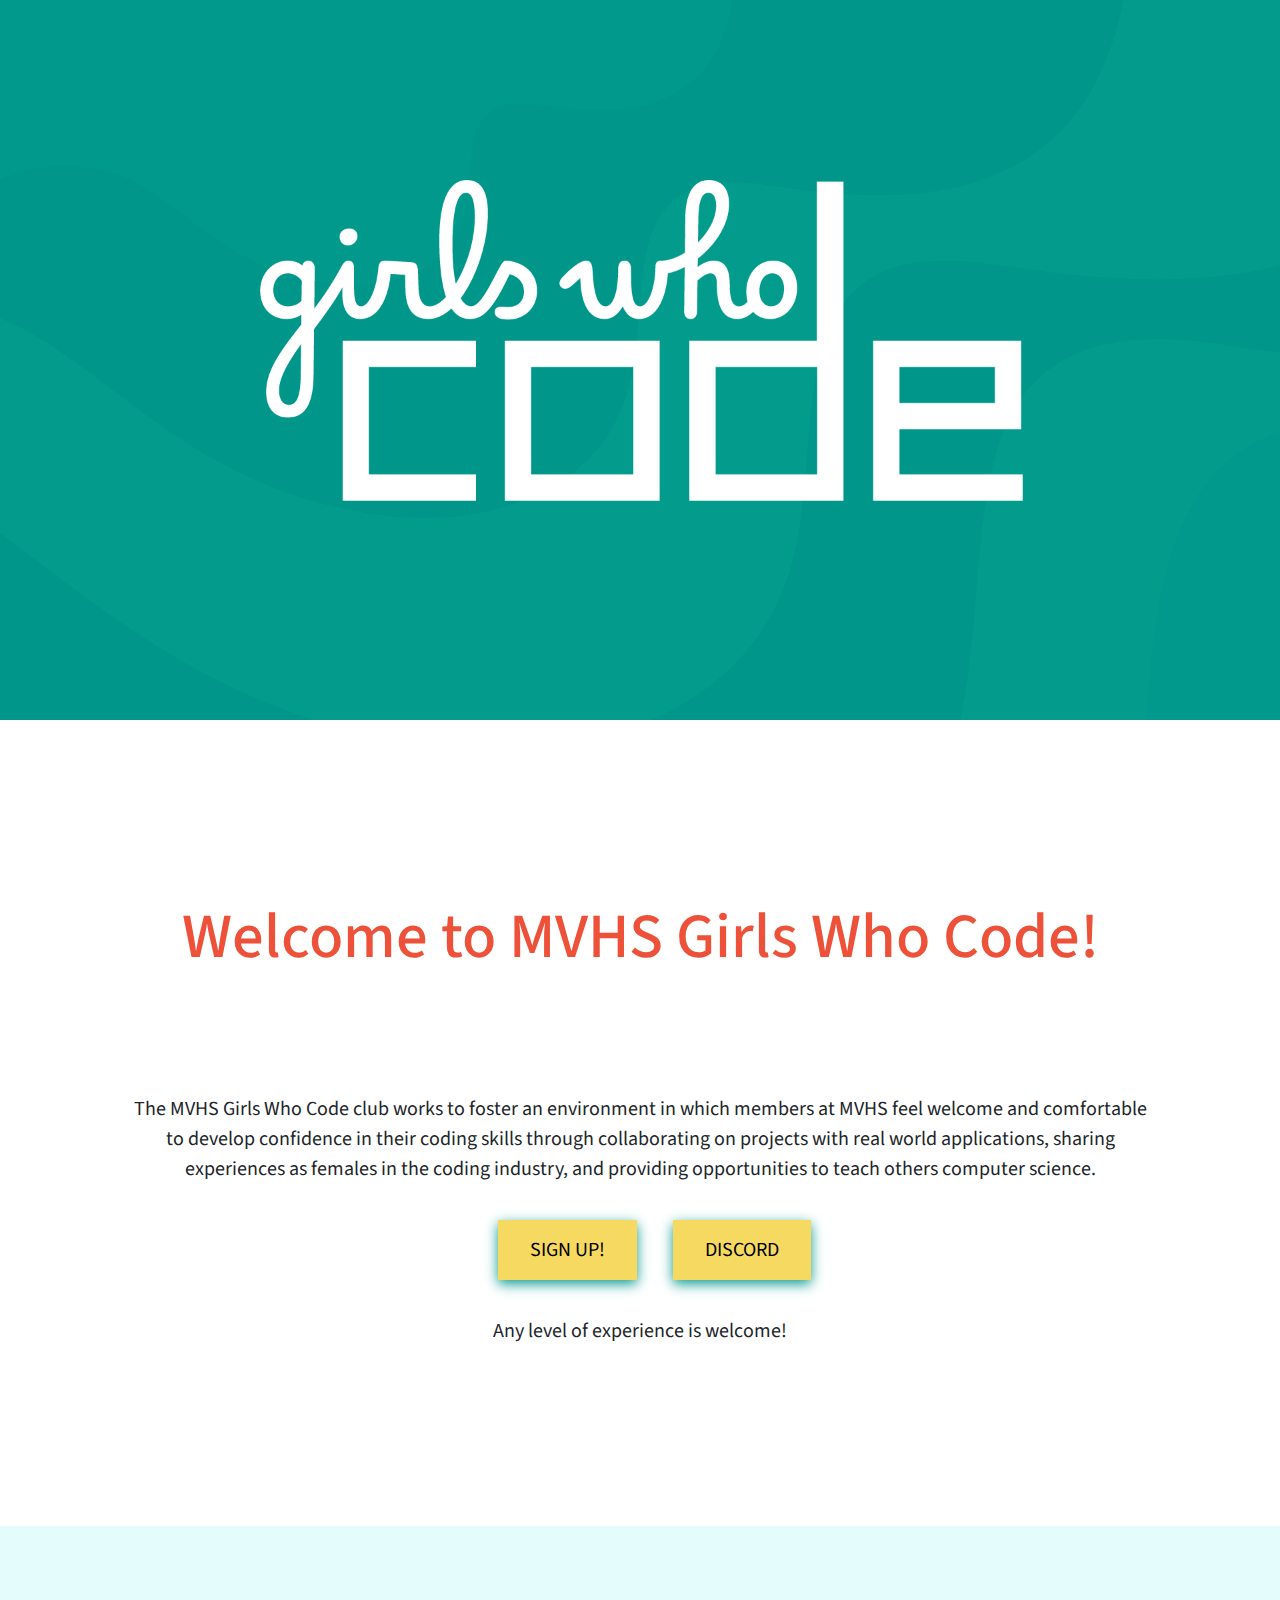
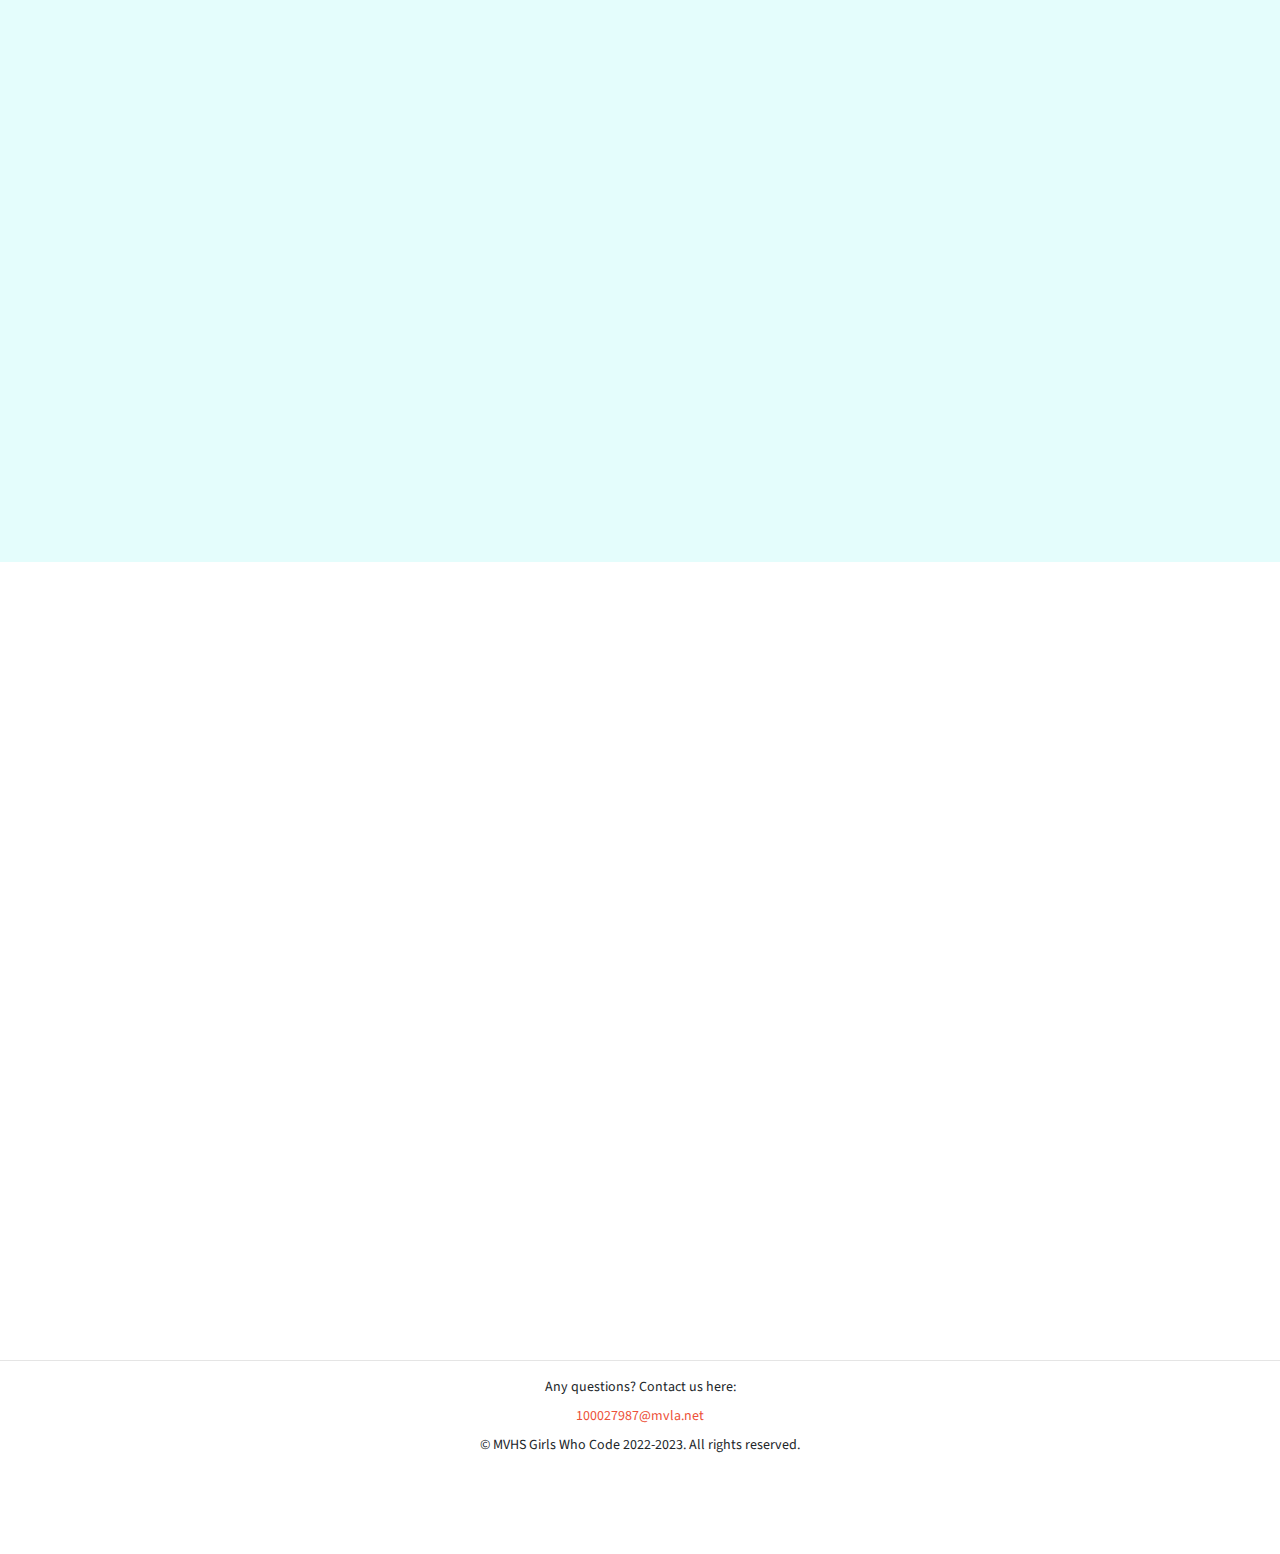
<file: index.html>
<!DOCTYPE html>
<html lang="en">

<head>
    <meta charset="utf-8">
    <meta name="viewport" content="width=device-width, initial-scale=1, shrink-to-fit=no">

    <link rel="stylesheet" href="https://stackpath.bootstrapcdn.com/bootstrap/4.5.2/css/bootstrap.min.css" integrity="sha384-JcKb8q3iqJ61gNV9KGb8thSsNjpSL0n8PARn9HuZOnIxN0hoP+VmmDGMN5t9UJ0Z" crossorigin="anonymous">
    <link rel="stylesheet" type="text/css" href="styles.css" media="screen" />
    <link href="https://fonts.googleapis.com/css2?family=Source+Sans+Pro:wght@200&display=swap" rel="stylesheet">
    <link rel="icon" href="Assets/favicon.png">

    <title>MVHS Girls Who Code</title>
</head>

<body>
    <div class = "row no-gutters home-responsive-nav">
        <nav id = "nav" class="contact-nav nav">
            <ul class="navlinks">
                <li><a href="index" class="nav-link-underline">Home</a></li>
                <li><a href="announcements" class="nav-link-underline">Announcements</a></li>
                <img src="Assets/contactNavLogo.png" class = "contact-nav-logo">
                <li><a href="projects" class="nav-link-underline">Projects</a></li>
                <li><a href="about" class="nav-link-underline">About Us</a></li>
            </ul>
            <div class="burger">
                <div id="line-1"></div>
                <div id="line-2"></div>
                <div id="line-3"></div>
            </div>
            <img src="Assets/contactNavLogo.png" class ="nav-logo-responsive">
        </nav>
        <div class="nav-fixed"></div>
    </div>
    <nav class="home-nav nav hidden">
        <ul>
            <li><a href="index" class="home-nav-link">Home</a></li>
            <li><a href="announcements" class="home-nav-link">Announcements</a></li>
            <img src="Assets/mvhslogo.png">
            <li><a href="projects" class="home-nav-link">Projects</a></li>
            <li><a href="about" class="home-nav-link">About Us</a></li>
        </ul>
    </nav>

    <div class="home-banner">
        <img src="Assets/gwchomebanner.png">
    </div>

    <div class="mission">
        <h1 class="home-heading">Welcome to MVHS Girls Who Code!</h1>
        <hr class="animation-hr not-in-view-hr">
        <p>
            The MVHS Girls Who Code club works to foster an environment in which
            members at MVHS feel welcome and comfortable to develop confidence in
            their coding skills through collaborating on projects with real world
            applications, sharing experiences as females in the coding industry,
            and providing opportunities to teach others computer science.
        </p>
        <br>
        <p>
            <button class="button" onclick="window.location.href='https://forms.gle/rQYDVLWDqoXXJ5Q6A';">SIGN UP!</button>
            <button class="button" onclick="window.location.href='https://discord.gg/JANtD3UpBW';">DISCORD</button>
        </p>
        <br>
        <p>Any level of experience is welcome!</p>
    </div>

    <div class="focus">
        <div class="three-c-table">
            <h1 class="not-in-view-fade" style="font-size: 7vh;"><span style="font-weight: bold; color: #0d9c90;"> C</span>ommunity. </h1>
            <h1 class="not-in-view-fade" style="font-size: 7vh;"><span style="font-weight: bold; color: #0d9c90;"> C</span>ollaboration. </h1>
            <h1 class="not-in-view-fade" style="font-size: 7vh;"><span style="font-weight: bold; color: #0d9c90;"> C</span>onfidence. </h1>
        </div>
        <br><br>
        <h1 style="font-size: 24px;" class="not-in-view-fade">
            The focuses of our club.
        </h1>
    </div>

    <div class="whatwedo not-in-view-fade">
        <div class="row">
            <div class="col-lg-6 col-sm-12" style="text-align:center">
                <h1 class="home-heading">What do we do?</h1>
                <p>
                    We develop web applications to address real-world problems.
                    For those who are new to code, we have a project-based curriculum
                    to help girls kickstart their journey with code.
                </p>
                <br>
                <p style="color: #ed5139;">Our activities include:</p>
                <p>~ Guest Speakers from tech companies</p>
                <p>~ Hackathons</p>
                <p>~ Middle School Outreach</p>
                <br><br>
            </div>
            <div class="col-lg-6 col-sm-12" style="text-align: center;">
                <img src="Assets/clubmeeting.jpg">
                <br>
                <img src="Assets/techcompanies.png">
            </div>
        </div>
    </div>

    <footer class = "background-white">
        <hr>
        <p>Any questions? Contact us here:</p>
        <p><a href="100027987@mvla.net" style="color: #ed5139;">100027987@mvla.net</a></p>
        <p>© MVHS Girls Who Code 2022-2023. All rights reserved.</p>
    </footer>


    <script src="https://code.jquery.com/jquery-3.5.1.slim.min.js" integrity="sha384-DfXdz2htPH0lsSSs5nCTpuj/zy4C+OGpamoFVy38MVBnE+IbbVYUew+OrCXaRkfj" crossorigin="anonymous"></script>
    <script src="https://cdn.jsdelivr.net/npm/popper.js@1.16.1/dist/umd/popper.min.js" integrity="sha384-9/reFTGAW83EW2RDu2S0VKaIzap3H66lZH81PoYlFhbGU+6BZp6G7niu735Sk7lN" crossorigin="anonymous"></script>
    <script src="https://stackpath.bootstrapcdn.com/bootstrap/4.5.2/js/bootstrap.min.js" integrity="sha384-B4gt1jrGC7Jh4AgTPSdUtOBvfO8shuf57BaghqFfPlYxofvL8/KUEfYiJOMMV+rV" crossorigin="anonymous"></script>
    <script src="index.js"></script>
</body>

</html>
</file>
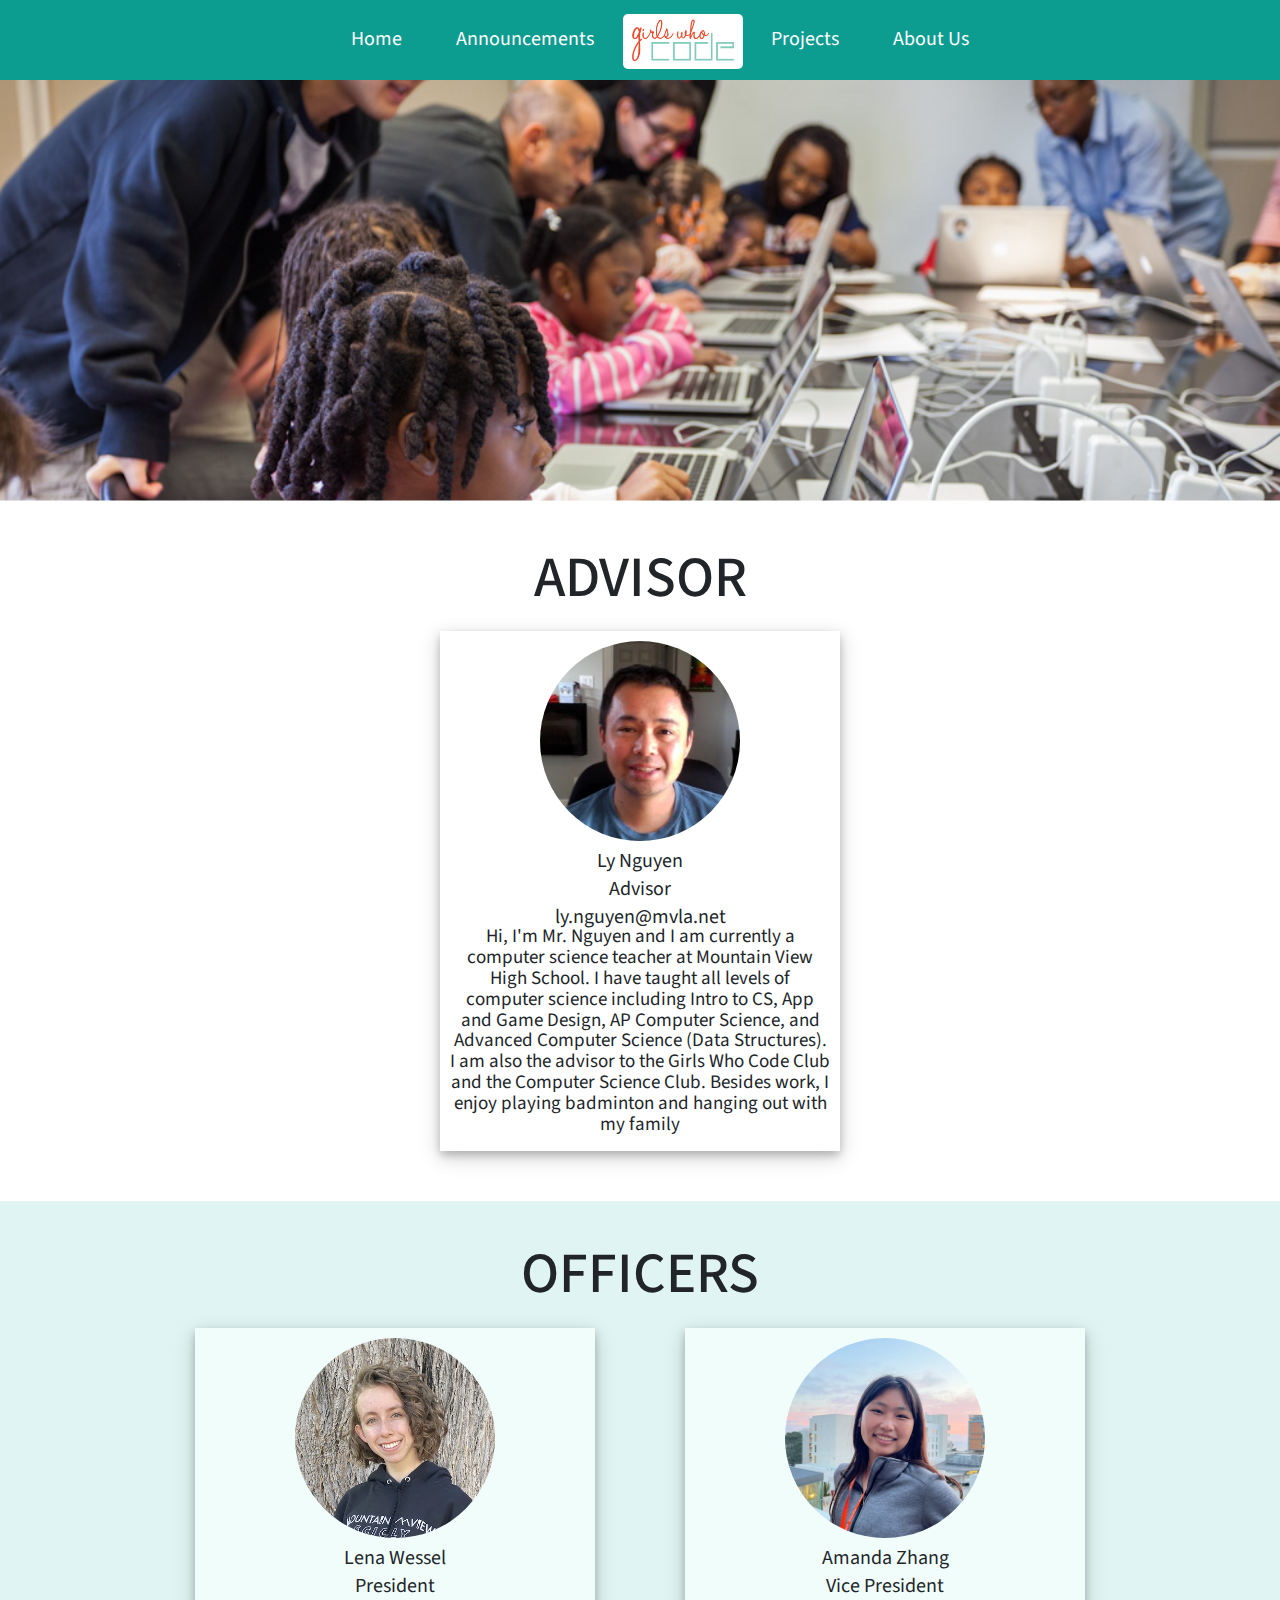
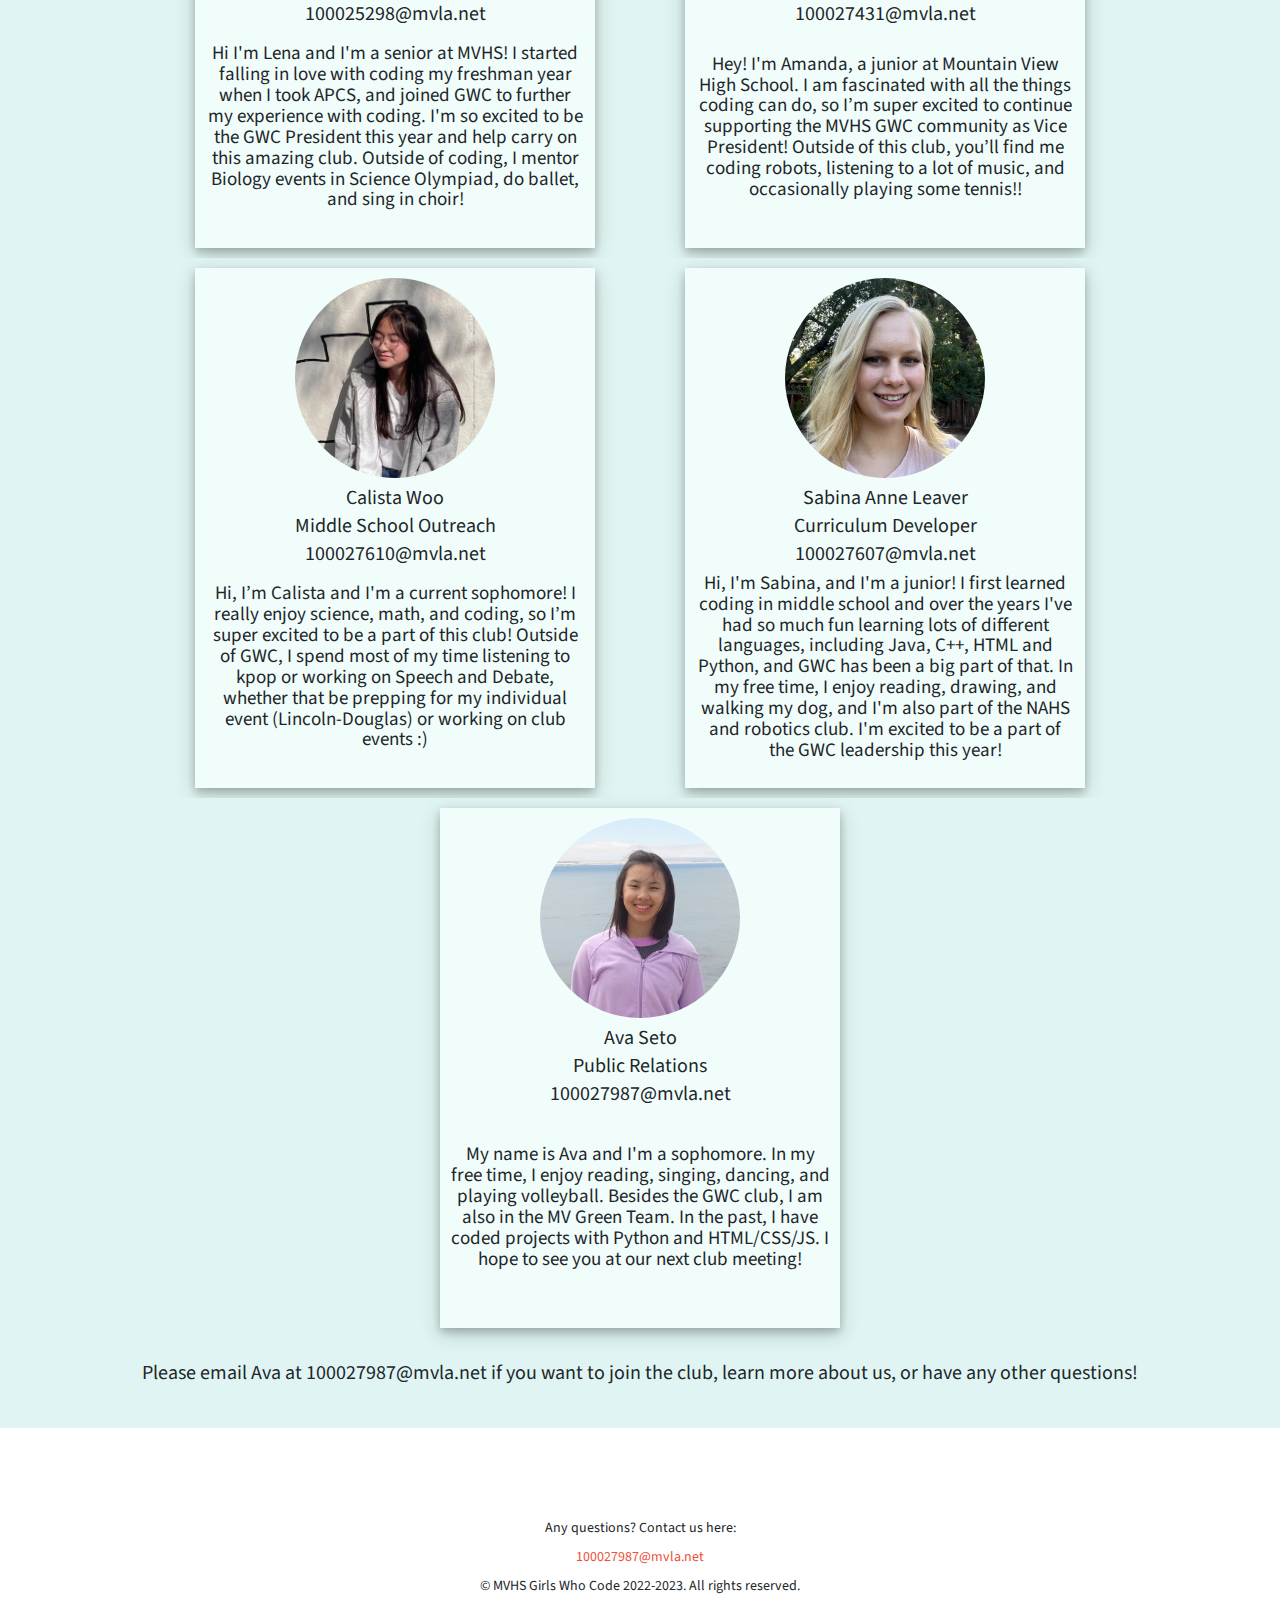
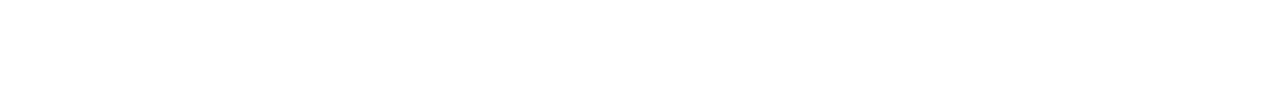
<file: about.html>
<!DOCTYPE html>
<html lang="en">
    <head>
        <meta charset="utf-8">
        <meta name="viewport" content="width=device-width, initial-scale=1, shrink-to-fit=no">

        <link rel="stylesheet" href="https://stackpath.bootstrapcdn.com/bootstrap/4.5.2/css/bootstrap.min.css" integrity="sha384-JcKb8q3iqJ61gNV9KGb8thSsNjpSL0n8PARn9HuZOnIxN0hoP+VmmDGMN5t9UJ0Z" crossorigin="anonymous">
        <link rel="stylesheet" type="text/css" href="styles.css" media="screen"/>
        <link href="https://fonts.googleapis.com/css2?family=Source+Sans+Pro:wght@200&display=swap" rel="stylesheet">
        <link rel="icon" href="Assets/favicon.png">
        <link rel="stylesheet" href="https://cdnjs.cloudflare.com/ajax/libs/font-awesome/4.7.0/css/font-awesome.min.css">

        <title>MVHS GWC - About Us</title>
    </head>

    <body>
        <div class = "row no-gutters">
            <nav id = "nav" class="contact-nav nav">
                <ul class="navlinks">
                    <li><a href="index" class="nav-link-underline">Home</a></li>
                    <li><a href="announcements" class="nav-link-underline">Announcements</a></li>
                    <img src="Assets/contactNavLogo.png" class = "contact-nav-logo">
                    <li><a href="projects" class="nav-link-underline">Projects</a></li>
                    <li><a href="about" class="nav-link-underline">About Us</a></li>
                </ul>
                <div class="burger">
                    <div id="line-1"></div>
                    <div id="line-2"></div>
                    <div id="line-3"></div>
                </div>
                <img src="Assets/contactNavLogo.png" class ="nav-logo-responsive">
            </nav>
            <div class="nav-fixed"></div>
        </div>

        <div class = "page">
            <div class = "row">
                <div class = "col-lg-12 col-sm-12 banner">
                    <h1 class="not-in-view-fade">ABOUT US</h1>
                    <div class="banner-img contact-banner"></div>
                </div>
            </div>

            <div class = "section">
                <div class = "row background-white">
                    <h1 class = "col-12">ADVISOR</h1>
                </div>

                <div class = "row background-white">
                    <!--<div class = "col-xl-6 col-lg-6 col-12">-->
                        <div class = "center contact-card">
                            <img class = "officer-image" src = "Assets/nguyen_pic.jpg">
                            <p>Ly Nguyen</p>
                            <p>Advisor</p>
                            <p>ly.nguyen@mvla.net</p>
                            <div class = "blurb">
                                <p>Hi, I'm Mr. Nguyen and I am currently a computer science teacher at Mountain View High School.  I have taught all levels of computer science including Intro to CS, App and Game Design, AP Computer Science, and Advanced Computer Science (Data Structures). I am also the advisor to the Girls Who Code Club and the Computer Science Club.  Besides work, I enjoy playing badminton and hanging out with my family</p>
                            </div>
                        </div>
                    <!--</div>-->
                </div>
            </div>

            <div class = "section background-teal">
                <div class = "row background-teal">
                    <h1 class = "col-12">OFFICERS</h1>
                </div>

                <div class = "row background-teal">
                    <div class = "col-xl-6 col-lg-6 col-12">
                        <div class = "contact-card background-light-teal left">
                            <img class = "officer-image" src = "Assets/lena_pic.jpg">
                            <p>Lena Wessel</p>
                            <p>President</p>
                            <p>100025298@mvla.net</p>
                            <div class = "blurb">
                                <p>Hi I'm Lena and I'm a senior at MVHS! I started falling in love with coding my freshman year when I took APCS, and joined GWC to further my experience with coding. I'm so excited to be the GWC President this year and help carry on this amazing club. Outside of coding, I mentor Biology events in Science Olympiad, do ballet, and sing in choir!</p>
                            </div>
                        </div>
                    </div>
                    
                    <div class = "col-xl-5 col-lg-5 col-12">
                        <div class = "contact-card background-light-teal right">
                            <img class = "officer-image" src = "Assets/amanda_pic.png">
                            <p>Amanda Zhang</p>
                            <p>Vice President</p>
                            <p>100027431@mvla.net</p>
                            <div class = "blurb">
                                <div>
                                    <p>Hey! I'm Amanda, a junior at Mountain View High School. I am fascinated with all the things coding can do, so I’m super excited to continue supporting the MVHS GWC community as Vice President! Outside of this club, you’ll find me coding robots, listening to a lot of music, and occasionally playing some tennis!!</p>
                                </div>
                            </div>
                        </div>
                    </div>      
                </div>

                <div class = "row background-teal">
                    <div class = "col-xl-6 col-lg-6 col-12">
                        <div class = "contact-card background-light-teal left ">
                            <img class = "officer-image" src = "Assets/calista_pic.jpeg">
                            <p>Calista Woo</p>
                            <p>Middle School Outreach</p>
                            <p>100027610@mvla.net</p>
                            <div class = "blurb">
                                <p>Hi, I’m Calista and I'm a current sophomore! I really enjoy science, math, and coding, so I’m super excited to be a part of this club! Outside of GWC, I spend most of my time listening to kpop or working on Speech and Debate, whether that be prepping for my individual event (Lincoln-Douglas) or working on club events :&#41;</p>
                            </div>
                        </div>
                    </div> 

                    <div class = "col-xl-5 col-lg-5 col-12">
                        <div class = "contact-card background-light-teal right">
                            <img class = "officer-image" src = "Assets/sabina_pic.jpg">
                            <p>Sabina Anne Leaver</p>
                            <p>Curriculum Developer</p>
                            <p>100027607@mvla.net</p>
                            <div class = "blurb">
                                <p>Hi, I'm Sabina, and I'm a junior! I first learned coding in middle school and over the years I've had so much fun learning lots of different languages, including Java, C++, HTML and Python, and GWC has been a big part of that. In my free time, I enjoy reading, drawing, and walking my dog, and I'm also part of the NAHS and robotics club. I'm excited to be a part of the GWC leadership this year!</p>
                            </div>
                        </div>
                    </div>

                    <div class = "col-12 align-self-center">
                        <div class = "contact-card background-light-teal center">
                            <img class = "officer-image" src = "Assets/ava_pic.png">
                            <p>Ava Seto</p>
                            <p>Public Relations</p>
                            <p>100027987@mvla.net</p>
                            <div class = "blurb">
                                <p>My name is Ava and I'm a sophomore. In my free time, I enjoy reading, singing, dancing, and playing volleyball. Besides the GWC club, I am also in the MV Green Team. In the past, I have coded projects with Python and HTML/CSS/JS. I hope to see you at our next club meeting!</p>
                            </div>
                        </div>
                    </div>
                </div>

                <p class = "background-teal contact_text">Please email Ava at 100027987@mvla.net if you want to join the club, learn more about us, or have any other questions!</p>
            </div>

            <footer class = "background-white">
                <p>Any questions? Contact us here:</p>
                <p><a href="100027987@mvla.net" style="color: #ed5139;">100027987@mvla.net</a></p>
                <p>© MVHS Girls Who Code 2022-2023. All rights reserved.</p>
            </footer>
        </div>

        <script src="https://code.jquery.com/jquery-3.5.1.slim.min.js" integrity="sha384-DfXdz2htPH0lsSSs5nCTpuj/zy4C+OGpamoFVy38MVBnE+IbbVYUew+OrCXaRkfj" crossorigin="anonymous"></script>
        <script src="https://cdn.jsdelivr.net/npm/popper.js@1.16.1/dist/umd/popper.min.js" integrity="sha384-9/reFTGAW83EW2RDu2S0VKaIzap3H66lZH81PoYlFhbGU+6BZp6G7niu735Sk7lN" crossorigin="anonymous"></script>
        <script src="https://stackpath.bootstrapcdn.com/bootstrap/4.5.2/js/bootstrap.min.js" integrity="sha384-B4gt1jrGC7Jh4AgTPSdUtOBvfO8shuf57BaghqFfPlYxofvL8/KUEfYiJOMMV+rV" crossorigin="anonymous"></script>
        <script src="index.js"></script>
    </body>
</html>
</file>
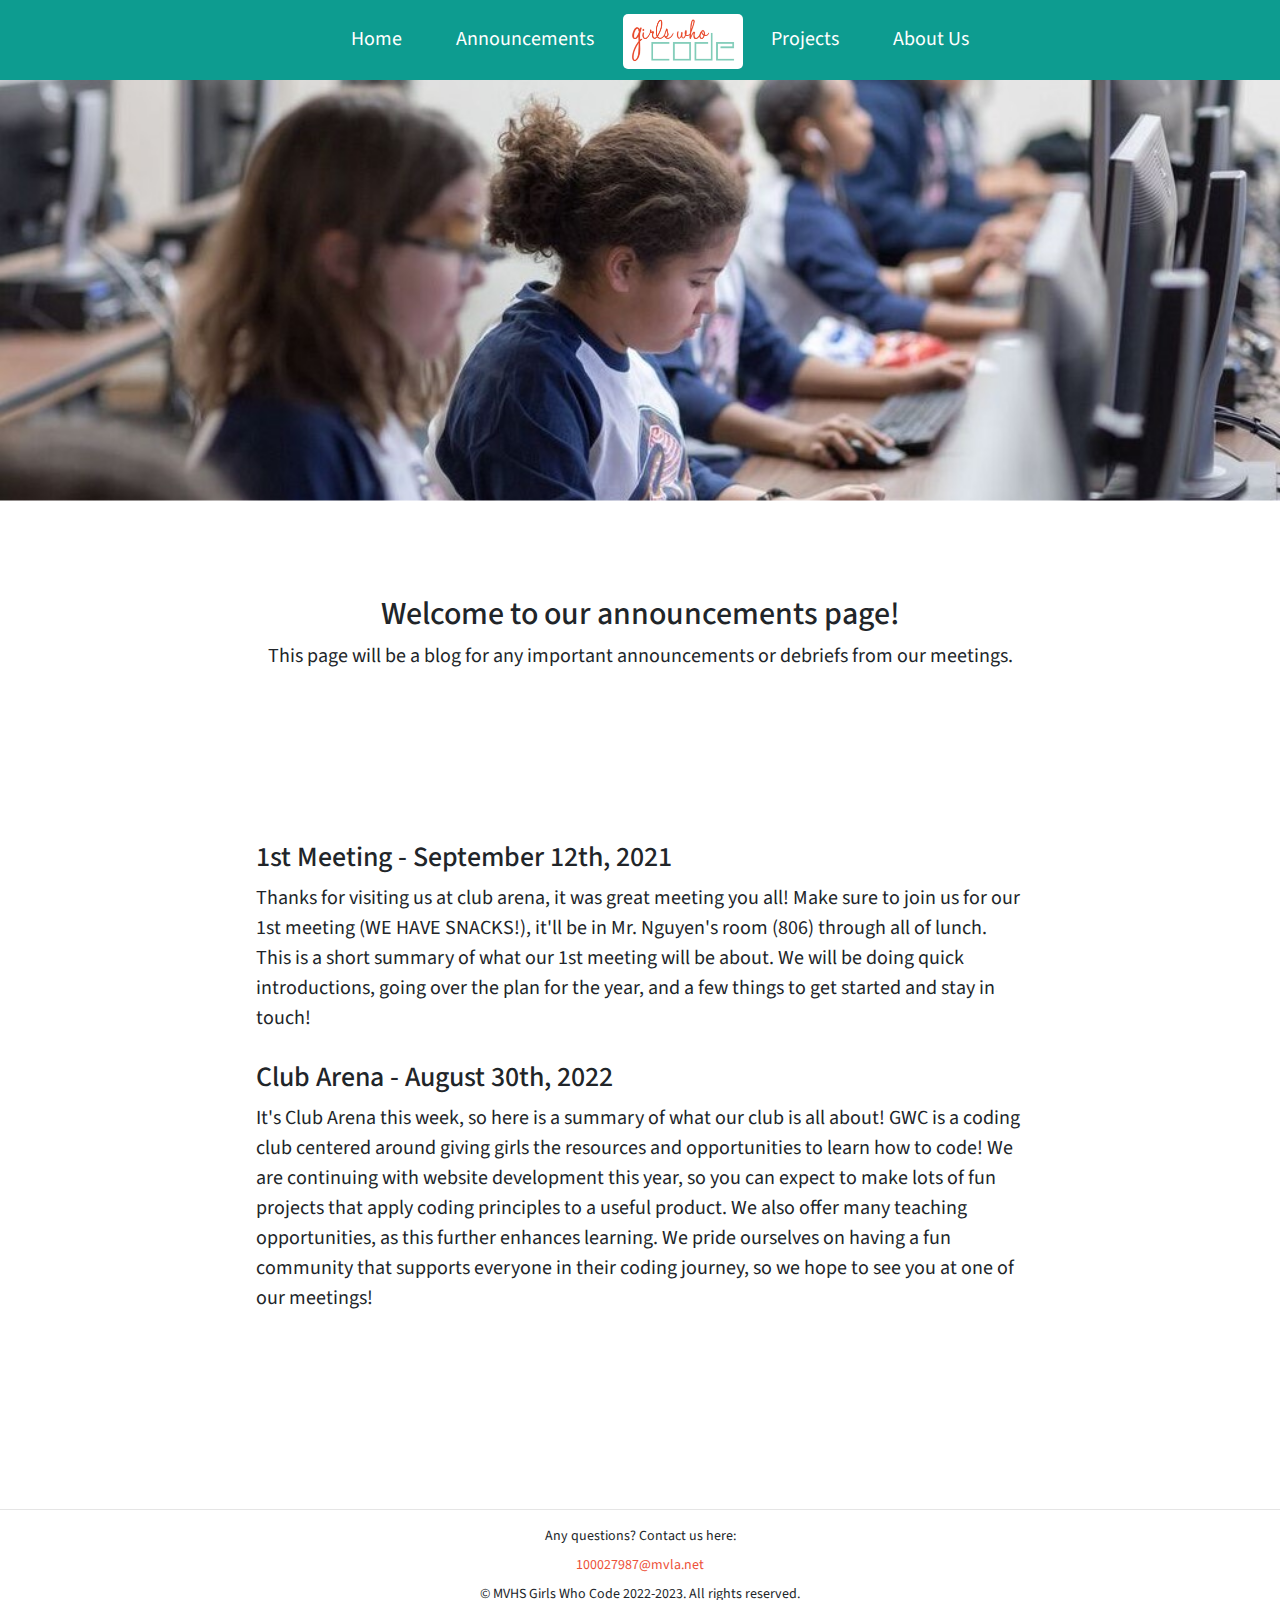
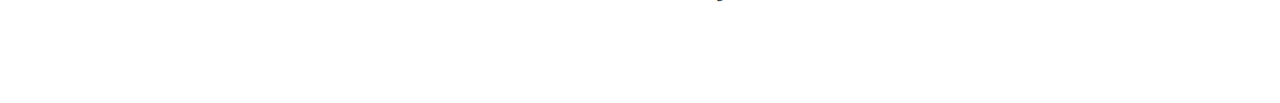
<file: announcements.html>
<!DOCTYPE html>
<html lang="en">
    <head>
        <meta charset="utf-8">
        <meta name="viewport" content="width=device-width, initial-scale=1, shrink-to-fit=no">

        <link rel="stylesheet" href="https://stackpath.bootstrapcdn.com/bootstrap/4.5.2/css/bootstrap.min.css" integrity="sha384-JcKb8q3iqJ61gNV9KGb8thSsNjpSL0n8PARn9HuZOnIxN0hoP+VmmDGMN5t9UJ0Z" crossorigin="anonymous">
        <link rel="stylesheet" type="text/css" href="styles.css" media="screen"/>
        <link href="https://fonts.googleapis.com/css2?family=Source+Sans+Pro:wght@200&display=swap" rel="stylesheet">
        <link rel="icon" href="Assets/favicon.png">

        <title>MVHS GWC - Announcements</title>
    </head>

    <body>
        <div class = "row no-gutters">
            <nav id = "nav" class="contact-nav nav">
                <ul class="navlinks">
                    <li><a href="index" class="nav-link-underline">Home</a></li>
                    <li><a href="announcements" class="nav-link-underline">Announcements</a></li>
                    <img src="Assets/contactNavLogo.png" class = "contact-nav-logo">
                    <li><a href="projects" class="nav-link-underline">Projects</a></li>
                    <li><a href="about" class="nav-link-underline">About Us</a></li>
                </ul>
                <div class="burger">
                    <div id="line-1"></div>
                    <div id="line-2"></div>
                    <div id="line-3"></div>
                </div>
                <img src="Assets/contactNavLogo.png" class ="nav-logo-responsive">
            </nav>
            <div class="nav-fixed"></div>
        </div>

        <div class = "page">
            <div class = "row">
                <div class = "col-lg-12 col-sm-12 banner">
                    <h1 class="not-in-view-fade">ANNOUNCEMENTS</h1>
                    <div class="banner-img announcements-banner"></div>
                </div>
            </div>

            <div class="listed-content">
                <h2>Welcome to our announcements page!</h2>
                <p>
                    This page will be a blog for any important announcements or debriefs from our meetings.
                </p>
                <br>
                <hr class="animation-hr not-in-view-hr" style="border-top: 1px solid darkgray">

                <h3 class = "announcement-text announcement-title">1st Meeting - September 12th, 2021</h3>
                <p class = "announcement-text">Thanks for visiting us at club arena, it was great meeting you all! Make sure to join us for our 1st meeting (WE HAVE SNACKS!), it'll be in Mr. Nguyen's room (806) through all of lunch. This is a short summary of what our 1st meeting will be about. We will be doing quick introductions, going over the plan for the year, and a few things to get started and stay in touch!</p>

                <h3 class = "announcement-text announcement-title">Club Arena - August 30th, 2022</h3>
                <p class = "announcement-text">It's Club Arena this week, so here is a summary of what our club is all about! GWC is a coding club centered around giving girls the resources and opportunities to learn how to code! We are continuing with website development this year, so you can expect to make lots of fun projects that apply coding principles to a useful product. We also offer many teaching opportunities, as this further enhances learning. We pride ourselves on having a fun community that supports everyone in their coding journey, so we hope to see you at one of our meetings!</p>

                <!-- <h3 class = "announcement-text announcement-title">Semester 1 Recap - January 13th, 2021</h3>
                <p class = "announcement-text">Though we only had nine meetings during the first semester, we are very proud of the strides we made in building community in this new, virtual setting, and of the beautiful personal websites our members created! We were also very fortunate to have Annie Wang, an MVHS alumni currently studying Networked and Social Systems Engineering at University of Pennsylvania, come back and give us a talk on her journey in the STEM field with some fantastic advice on opportunities available to us. We hope to keep the momentum moving forward as we begin the second semester, developing our JavaScript skills to use in tandem with HTML and CSS and collaborating on group projects!</p> -->
            </div>


            <footer class = "background-white">
                <hr>
                <p>Any questions? Contact us here:</p>
                <p><a href="100027987@mvla.net" style="color: #ed5139;">100027987@mvla.net</a></p>
                <p>© MVHS Girls Who Code 2022-2023. All rights reserved.</p>
            </footer>
        </div>

        <script src="https://code.jquery.com/jquery-3.5.1.slim.min.js" integrity="sha384-DfXdz2htPH0lsSSs5nCTpuj/zy4C+OGpamoFVy38MVBnE+IbbVYUew+OrCXaRkfj" crossorigin="anonymous"></script>
        <script src="https://cdn.jsdelivr.net/npm/popper.js@1.16.1/dist/umd/popper.min.js" integrity="sha384-9/reFTGAW83EW2RDu2S0VKaIzap3H66lZH81PoYlFhbGU+6BZp6G7niu735Sk7lN" crossorigin="anonymous"></script>
        <script src="https://stackpath.bootstrapcdn.com/bootstrap/4.5.2/js/bootstrap.min.js" integrity="sha384-B4gt1jrGC7Jh4AgTPSdUtOBvfO8shuf57BaghqFfPlYxofvL8/KUEfYiJOMMV+rV" crossorigin="anonymous"></script>
        <script src="index.js"></script>
    </body>
</html>
</file>
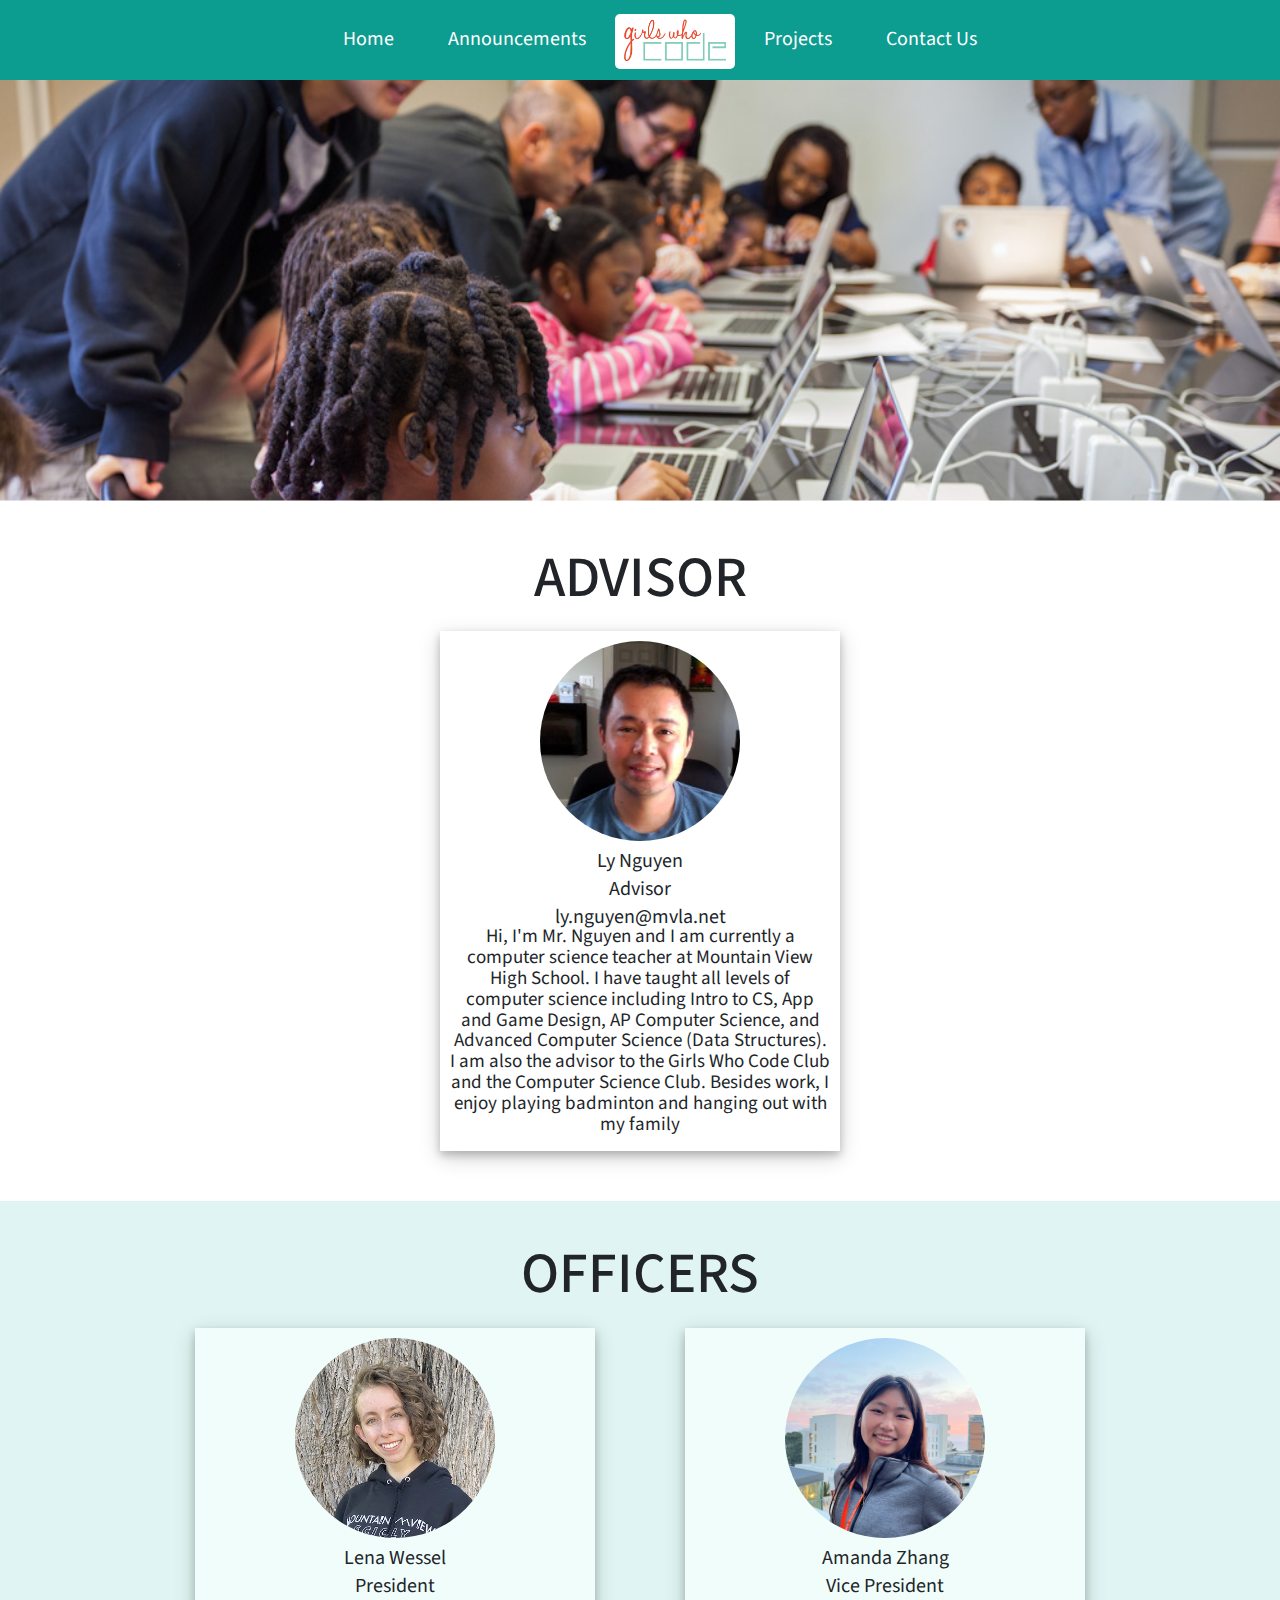
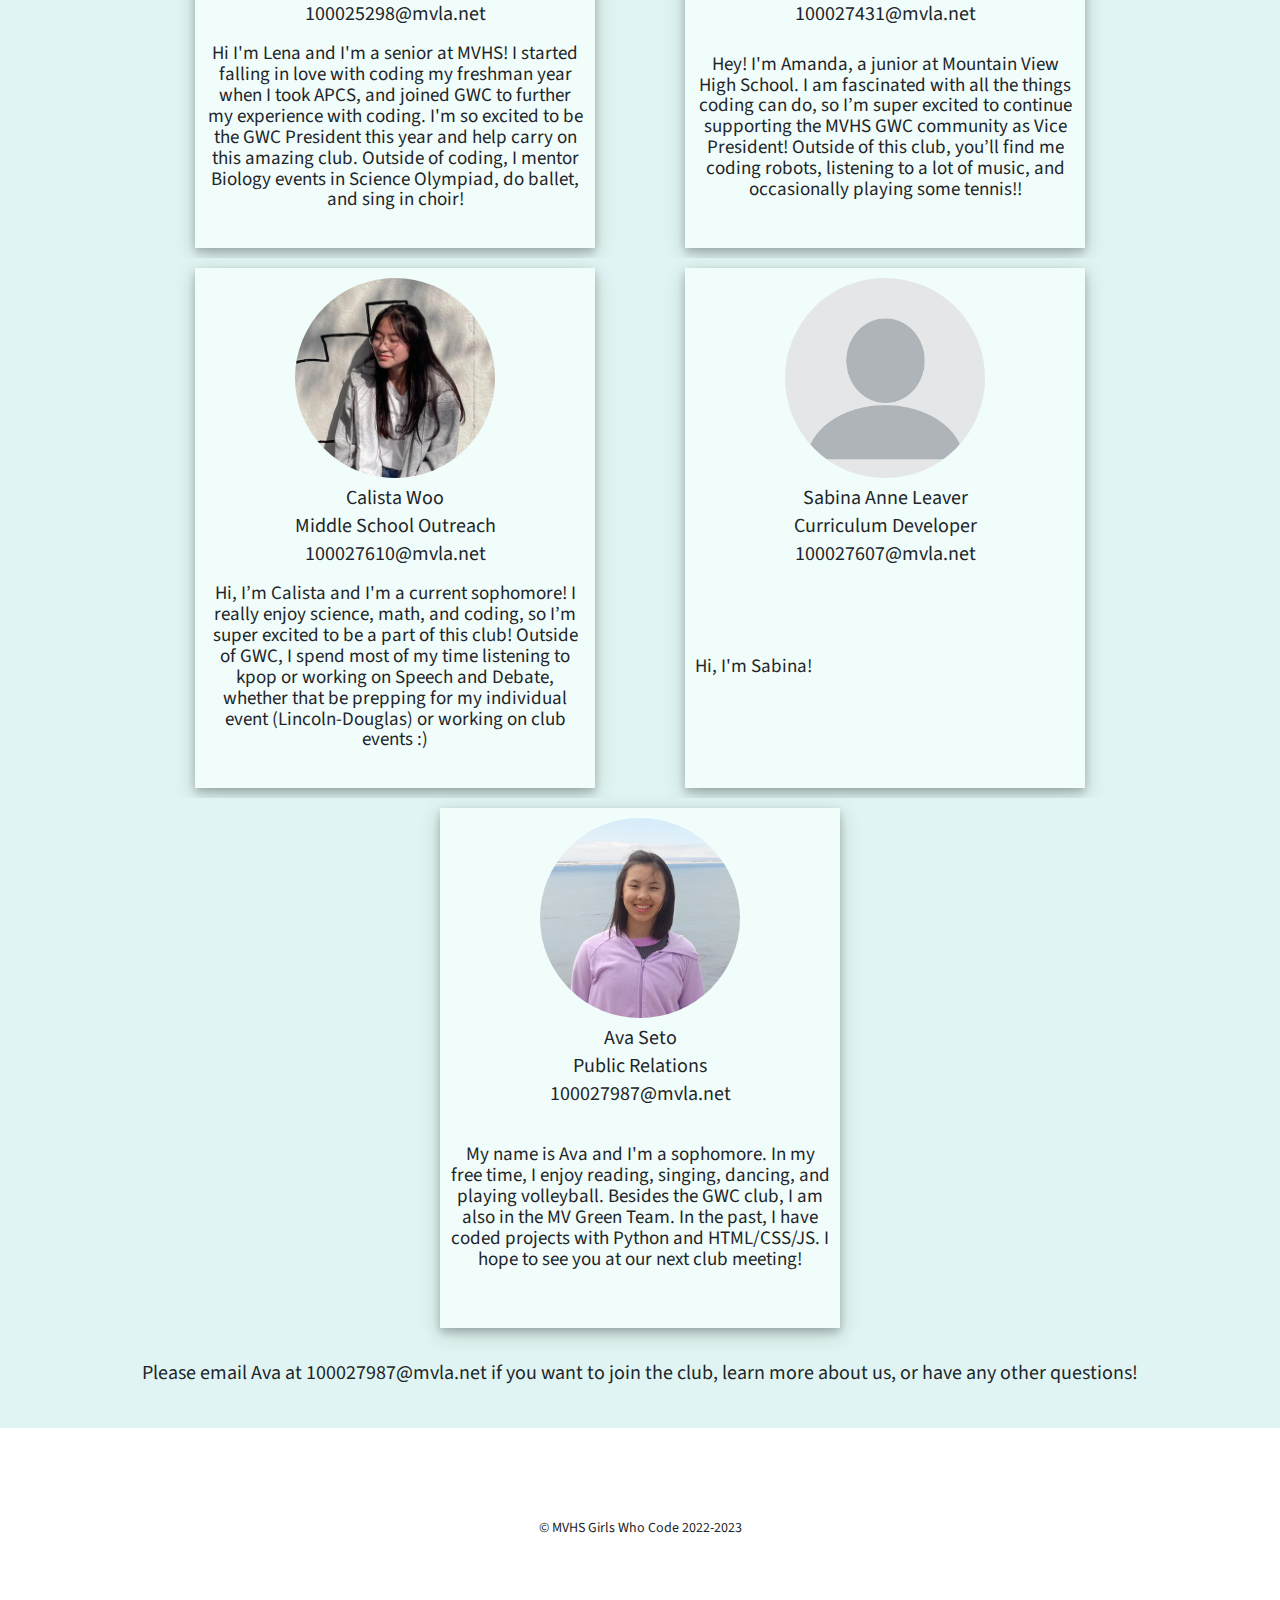
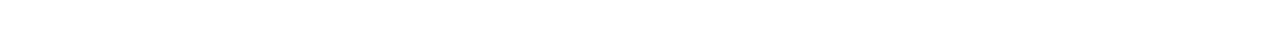
<file: contact.html>
<!DOCTYPE html>
<html lang="en">
    <head>
        <meta charset="utf-8">
        <meta name="viewport" content="width=device-width, initial-scale=1, shrink-to-fit=no">

        <link rel="stylesheet" href="https://stackpath.bootstrapcdn.com/bootstrap/4.5.2/css/bootstrap.min.css" integrity="sha384-JcKb8q3iqJ61gNV9KGb8thSsNjpSL0n8PARn9HuZOnIxN0hoP+VmmDGMN5t9UJ0Z" crossorigin="anonymous">
        <link rel="stylesheet" type="text/css" href="styles.css" media="screen"/>
        <link href="https://fonts.googleapis.com/css2?family=Source+Sans+Pro:wght@200&display=swap" rel="stylesheet">
        <link rel="icon" href="Assets/favicon.png">
        <link rel="stylesheet" href="https://cdnjs.cloudflare.com/ajax/libs/font-awesome/4.7.0/css/font-awesome.min.css">

        <title>MVHS GWC - Contact Us</title>
    </head>

    <body>
        <div class = "row no-gutters">
            <nav id = "nav" class="contact-nav nav">
                <ul class="navlinks">
                    <li><a href="index" class="nav-link-underline">Home</a></li>
                    <li><a href="announcements" class="nav-link-underline">Announcements</a></li>
                    <img src="Assets/contactNavLogo.png" class = "contact-nav-logo">
                    <li><a href="projects" class="nav-link-underline">Projects</a></li>
                    <li><a href="contact" class="nav-link-underline">Contact Us</a></li>
                </ul>
                <div class="burger">
                    <div id="line-1"></div>
                    <div id="line-2"></div>
                    <div id="line-3"></div>
                </div>
                <img src="Assets/contactNavLogo.png" class ="nav-logo-responsive">
            </nav>
            <div class="nav-fixed"></div>
        </div>

        <div class = "page">
            <div class = "row">
                <div class = "col-lg-12 col-sm-12 banner">
                    <h1 class="not-in-view-fade">CONTACT US</h1>
                    <div class="banner-img contact-banner"></div>
                </div>
            </div>

            <div class = "section">
                <div class = "row background-white">
                    <h1 class = "col-12">ADVISOR</h1>
                </div>

                <div class = "row background-white">
                    <!--<div class = "col-xl-6 col-lg-6 col-12">-->
                        <div class = "center contact-card">
                            <img class = "officer-image" src = "Assets/nguyen_pic.jpg">
                            <p>Ly Nguyen</p>
                            <p>Advisor</p>
                            <p>ly.nguyen@mvla.net</p>
                            <div class = "blurb">
                                <p>Hi, I'm Mr. Nguyen and I am currently a computer science teacher at Mountain View High School.  I have taught all levels of computer science including Intro to CS, App and Game Design, AP Computer Science, and Advanced Computer Science (Data Structures). I am also the advisor to the Girls Who Code Club and the Computer Science Club.  Besides work, I enjoy playing badminton and hanging out with my family</p>
                            </div>
                        </div>
                    <!--</div>-->
                </div>
            </div>

            <div class = "section background-teal">
                <div class = "row background-teal">
                    <h1 class = "col-12">OFFICERS</h1>
                </div>

                <div class = "row background-teal">
                    <div class = "col-xl-6 col-lg-6 col-12">
                        <div class = "contact-card background-light-teal left">
                            <img class = "officer-image" src = "Assets/lena_pic.jpg">
                            <p>Lena Wessel</p>
                            <p>President</p>
                            <p>100025298@mvla.net</p>
                            <div class = "blurb">
                                <p>Hi I'm Lena and I'm a senior at MVHS! I started falling in love with coding my freshman year when I took APCS, and joined GWC to further my experience with coding. I'm so excited to be the GWC President this year and help carry on this amazing club. Outside of coding, I mentor Biology events in Science Olympiad, do ballet, and sing in choir!</p>
                            </div>
                        </div>
                    </div>
                    
                    <div class = "col-xl-5 col-lg-5 col-12">
                        <div class = "contact-card background-light-teal right">
                            <img class = "officer-image" src = "Assets/amanda_pic.png">
                            <p>Amanda Zhang</p>
                            <p>Vice President</p>
                            <p>100027431@mvla.net</p>
                            <div class = "blurb">
                                <div>
                                    <p>Hey! I'm Amanda, a junior at Mountain View High School. I am fascinated with all the things coding can do, so I’m super excited to continue supporting the MVHS GWC community as Vice President! Outside of this club, you’ll find me coding robots, listening to a lot of music, and occasionally playing some tennis!!</p>
                                </div>
                            </div>
                        </div>
                    </div>      
                </div>

                <div class = "row background-teal">
                    <div class = "col-xl-6 col-lg-6 col-12">
                        <div class = "contact-card background-light-teal left ">
                            <img class = "officer-image" src = "Assets/calista_pic.jpeg">
                            <p>Calista Woo</p>
                            <p>Middle School Outreach</p>
                            <p>100027610@mvla.net</p>
                            <div class = "blurb">
                                <p>Hi, I’m Calista and I'm a current sophomore! I really enjoy science, math, and coding, so I’m super excited to be a part of this club! Outside of GWC, I spend most of my time listening to kpop or working on Speech and Debate, whether that be prepping for my individual event (Lincoln-Douglas) or working on club events :&#41;</p>
                            </div>
                        </div>
                    </div> 

                    <div class = "col-xl-5 col-lg-5 col-12">
                        <div class = "contact-card background-light-teal right">
                            <img class = "officer-image" src = "Assets/avatar.png">
                            <p>Sabina Anne Leaver</p>
                            <p>Curriculum Developer</p>
                            <p>100027607@mvla.net</p>
                            <div class = "blurb">
                                <p>Hi, I'm Sabina!</p>
                            </div>
                        </div>
                    </div>

                    <div class = "col-12 align-self-center">
                        <div class = "contact-card background-light-teal center">
                            <img class = "officer-image" src = "Assets/ava_pic.png">
                            <p>Ava Seto</p>
                            <p>Public Relations</p>
                            <p>100027987@mvla.net</p>
                            <div class = "blurb">
                                <p>My name is Ava and I'm a sophomore. In my free time, I enjoy reading, singing, dancing, and playing volleyball. Besides the GWC club, I am also in the MV Green Team. In the past, I have coded projects with Python and HTML/CSS/JS. I hope to see you at our next club meeting!</p>
                            </div>
                        </div>
                    </div>
                </div>

                <p class = "background-teal contact_text">Please email Ava at 100027987@mvla.net if you want to join the club, learn more about us, or have any other questions!</p>
            </div>

            <footer class = "background-white">
                <p>© MVHS Girls Who Code 2022-2023</p>
            </footer>
        </div>

        <script src="https://code.jquery.com/jquery-3.5.1.slim.min.js" integrity="sha384-DfXdz2htPH0lsSSs5nCTpuj/zy4C+OGpamoFVy38MVBnE+IbbVYUew+OrCXaRkfj" crossorigin="anonymous"></script>
        <script src="https://cdn.jsdelivr.net/npm/popper.js@1.16.1/dist/umd/popper.min.js" integrity="sha384-9/reFTGAW83EW2RDu2S0VKaIzap3H66lZH81PoYlFhbGU+6BZp6G7niu735Sk7lN" crossorigin="anonymous"></script>
        <script src="https://stackpath.bootstrapcdn.com/bootstrap/4.5.2/js/bootstrap.min.js" integrity="sha384-B4gt1jrGC7Jh4AgTPSdUtOBvfO8shuf57BaghqFfPlYxofvL8/KUEfYiJOMMV+rV" crossorigin="anonymous"></script>
        <script src="index.js"></script>
    </body>
</html>
</file>
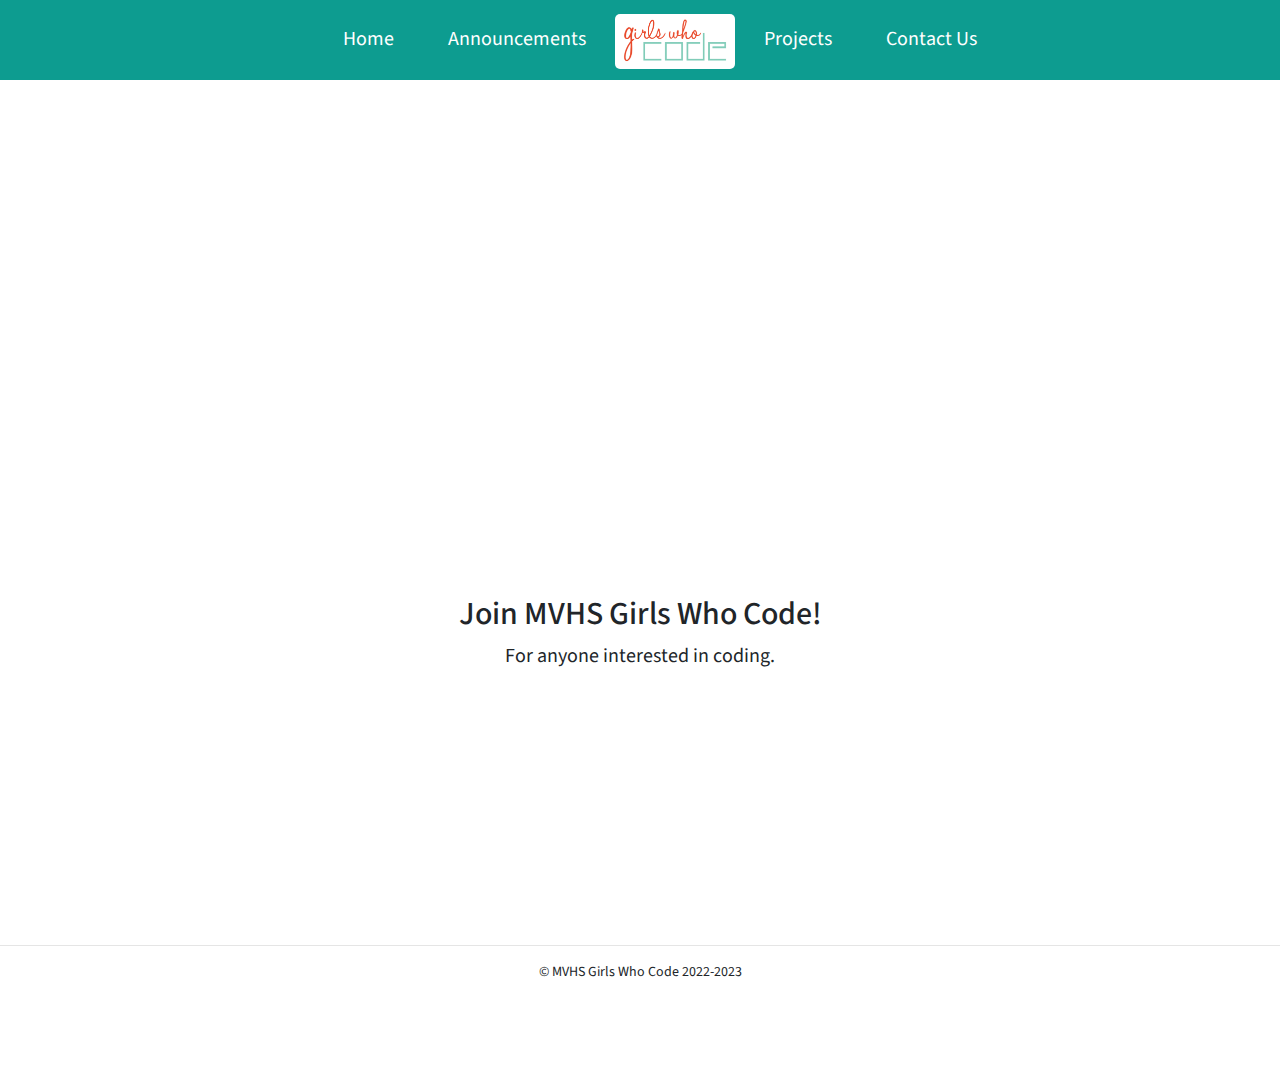
<file: join.html>
<!DOCTYPE html>
<html lang="en">
    <head>
        <meta charset="utf-8">
        <meta name="viewport" content="width=device-width, initial-scale=1, shrink-to-fit=no">

        <link rel="stylesheet" href="https://stackpath.bootstrapcdn.com/bootstrap/4.5.2/css/bootstrap.min.css" integrity="sha384-JcKb8q3iqJ61gNV9KGb8thSsNjpSL0n8PARn9HuZOnIxN0hoP+VmmDGMN5t9UJ0Z" crossorigin="anonymous">
        <link rel="stylesheet" type="text/css" href="styles.css" media="screen"/>
        <link href="https://fonts.googleapis.com/css2?family=Source+Sans+Pro:wght@200&display=swap" rel="stylesheet">
        <link rel="icon" href="Assets/favicon.png">

        <title>MVHS GWC - Join</title>
    </head>

    <body>
        <div class = "row no-gutters">
            <nav id = "nav" class="contact-nav nav">
                <ul class="navlinks">
                    <li><a href="index" class="nav-link-underline">Home</a></li>
                    <li><a href="announcements" class="nav-link-underline">Announcements</a></li>
                    <img src="Assets/contactNavLogo.png" class = "contact-nav-logo">
                    <li><a href="projects" class="nav-link-underline">Projects</a></li>
                    <li><a href="contact" class="nav-link-underline">Contact Us</a></li>
                </ul>
                <div class="burger">
                    <div id="line-1"></div>
                    <div id="line-2"></div>
                    <div id="line-3"></div>
                </div>
                <img src="Assets/contactNavLogo.png" class ="nav-logo-responsive">
            </nav>
            <div class="nav-fixed"></div>
        </div>

        <div class = "page">
            <div class = "row">
                <div class = "col-lg-12 col-sm-12 banner">
                    <h1 class="not-in-view-fade">JOIN</h1>
                    <div class="banner-img join-banner"></div>
                </div>
            </div>

            <div class="listed-content">
                <h2>Join MVHS Girls Who Code!</h2>
                <p>
                    For anyone interested in coding.
                </p>
                <br>
                <hr class="animation-hr not-in-view-hr" style="border-top: 1px solid darkgray">

                <!-- INSERT GOOGLE FORM -->
            </div>


            <footer class = "background-white">
                <hr>
                <p>© MVHS Girls Who Code 2022-2023</p>
            </footer>
        </div>

        <script src="https://code.jquery.com/jquery-3.5.1.slim.min.js" integrity="sha384-DfXdz2htPH0lsSSs5nCTpuj/zy4C+OGpamoFVy38MVBnE+IbbVYUew+OrCXaRkfj" crossorigin="anonymous"></script>
        <script src="https://cdn.jsdelivr.net/npm/popper.js@1.16.1/dist/umd/popper.min.js" integrity="sha384-9/reFTGAW83EW2RDu2S0VKaIzap3H66lZH81PoYlFhbGU+6BZp6G7niu735Sk7lN" crossorigin="anonymous"></script>
        <script src="https://stackpath.bootstrapcdn.com/bootstrap/4.5.2/js/bootstrap.min.js" integrity="sha384-B4gt1jrGC7Jh4AgTPSdUtOBvfO8shuf57BaghqFfPlYxofvL8/KUEfYiJOMMV+rV" crossorigin="anonymous"></script>
        <script src="index.js"></script>
    </body>
</html>
</file>
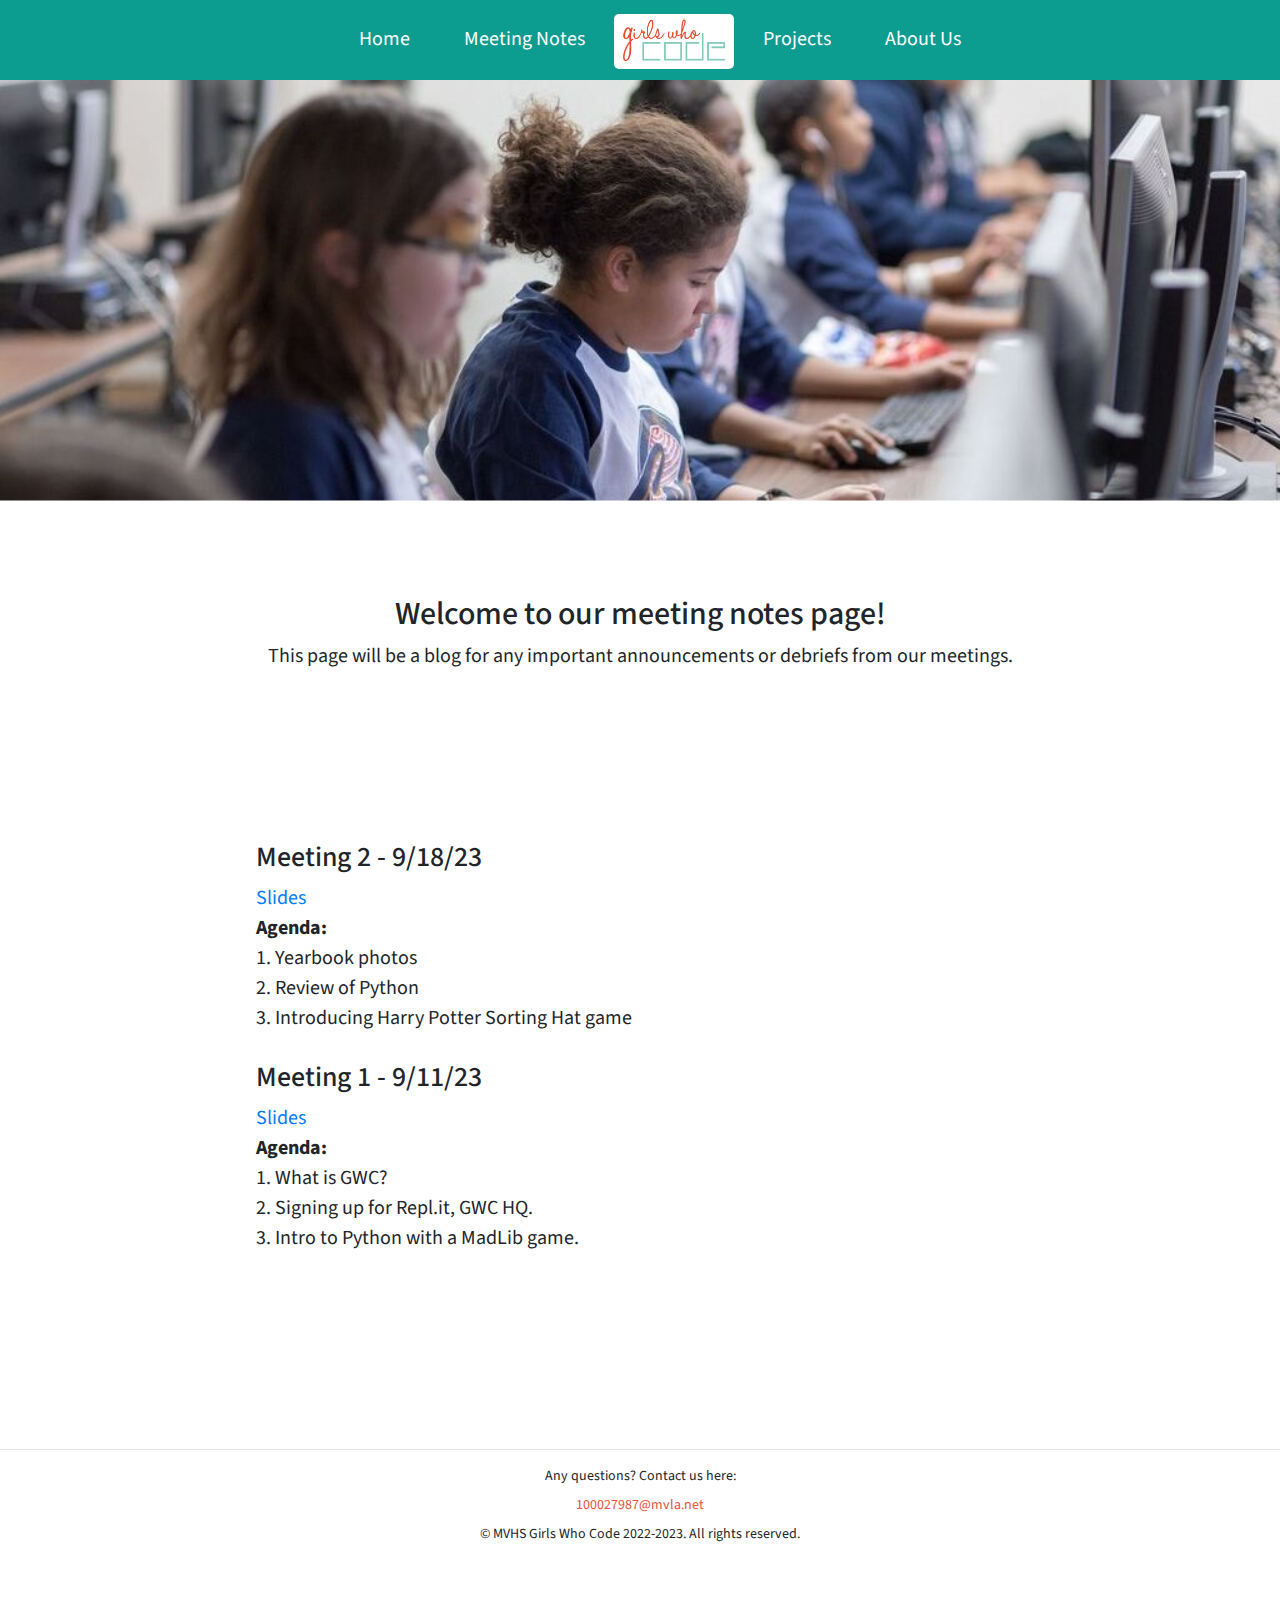
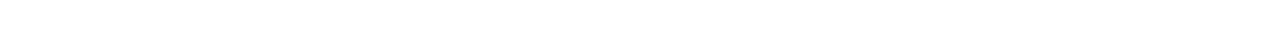
<file: notes.html>
<!DOCTYPE html>
<html lang="en">
<head>
    <meta charset="utf-8">
    <meta name="viewport" content="width=device-width, initial-scale=1, shrink-to-fit=no">

    <link rel="stylesheet" href="https://stackpath.bootstrapcdn.com/bootstrap/4.5.2/css/bootstrap.min.css"
        integrity="sha384-JcKb8q3iqJ61gNV9KGb8thSsNjpSL0n8PARn9HuZOnIxN0hoP+VmmDGMN5t9UJ0Z" crossorigin="anonymous">
    <link rel="stylesheet" type="text/css" href="styles.css" media="screen" />
    <link href="https://fonts.googleapis.com/css2?family=Source+Sans+Pro:wght@200&display=swap" rel="stylesheet">
    <link rel="icon" href="Assets/favicon.png">

    <title>MVHS GWC - Meeting Notes</title>
</head>

<body>
    <div class="row no-gutters">
        <nav id="nav" class="contact-nav nav">
            <ul class="navlinks">
                <li><a href="index" class="nav-link-underline">Home</a></li>
                <li><a href="notes" class="nav-link-underline">Meeting Notes</a></li>
                <img src="Assets/contactNavLogo.png" class="contact-nav-logo">
                <li><a href="projects" class="nav-link-underline">Projects</a></li>
                <li><a href="about" class="nav-link-underline">About Us</a></li>
            </ul>
            <div class="burger">
                <div id="line-1"></div>
                <div id="line-2"></div>
                <div id="line-3"></div>
            </div>
            <img src="Assets/contactNavLogo.png" class="nav-logo-responsive">
        </nav>
        <div class="nav-fixed"></div>
    </div>

    <div class="page">
        <div class="row">
            <div class="col-lg-12 col-sm-12 banner">
                <h1 class="not-in-view-fade">MEETING NOTES</h1>
                <div class="banner-img announcements-banner"></div>
            </div>
        </div>

        <div class="listed-content">
            <h2>Welcome to our meeting notes page!</h2>
            <p>
                This page will be a blog for any important announcements or debriefs from our meetings.
            </p>
            <br>
            <hr class="animation-hr not-in-view-hr" style="border-top: 1px solid darkgray">

            <!-- template -->
            <!-- <h3 class="announcement-text announcement-title">Meeting 2 - 9/18/23</h3>
            <p class="announcement-text">
                <a
                    href="LINK HEREEEEEE">Slides</a>
                <br>
                <b>Agenda:</b><br>
                1. <br>
                2. br>
                3. <br>
            </p> -->
            
            <h3 class="announcement-text announcement-title">Meeting 2 - 9/18/23</h3>
            <p class="announcement-text">
                <a
                    href="https://docs.google.com/presentation/d/1zvRnNwXwdSr2HDnMRzUxaopg6sXUbshVto-0RYE9IxE/edit?usp=sharing">Slides</a>
                <br>
                <b>Agenda:</b><br>
                1. Yearbook photos<br>
                2. Review of Python<br>
                3. Introducing Harry Potter Sorting Hat game<br>
            </p>

            <h3 class="announcement-text announcement-title">Meeting 1 - 9/11/23</h3>
            <p class="announcement-text">
                <a
                    href="https://docs.google.com/presentation/d/1deK7AvSOiCjXDTRMJ8koHOfMzkbJEqqacnpsecsJZQ8/edit?usp=sharing">Slides</a>
                <br>
                <b>Agenda:</b><br>
                1. What is GWC?<br>
                2. Signing up for Repl.it, GWC HQ.<br>
                3. Intro to Python with a MadLib game.<br>
            </p>

        </div>


        <footer class="background-white">
            <hr>
            <p>Any questions? Contact us here:</p>
            <p><a href="100027987@mvla.net" style="color: #ed5139;">100027987@mvla.net</a></p>
            <p>© MVHS Girls Who Code 2022-2023. All rights reserved.</p>
        </footer>
    </div>

    <script src="https://code.jquery.com/jquery-3.5.1.slim.min.js"
        integrity="sha384-DfXdz2htPH0lsSSs5nCTpuj/zy4C+OGpamoFVy38MVBnE+IbbVYUew+OrCXaRkfj"
        crossorigin="anonymous"></script>
    <script src="https://cdn.jsdelivr.net/npm/popper.js@1.16.1/dist/umd/popper.min.js"
        integrity="sha384-9/reFTGAW83EW2RDu2S0VKaIzap3H66lZH81PoYlFhbGU+6BZp6G7niu735Sk7lN"
        crossorigin="anonymous"></script>
    <script src="https://stackpath.bootstrapcdn.com/bootstrap/4.5.2/js/bootstrap.min.js"
        integrity="sha384-B4gt1jrGC7Jh4AgTPSdUtOBvfO8shuf57BaghqFfPlYxofvL8/KUEfYiJOMMV+rV"
        crossorigin="anonymous"></script>
    <script src="index.js"></script>
</body>
</html>
</file>
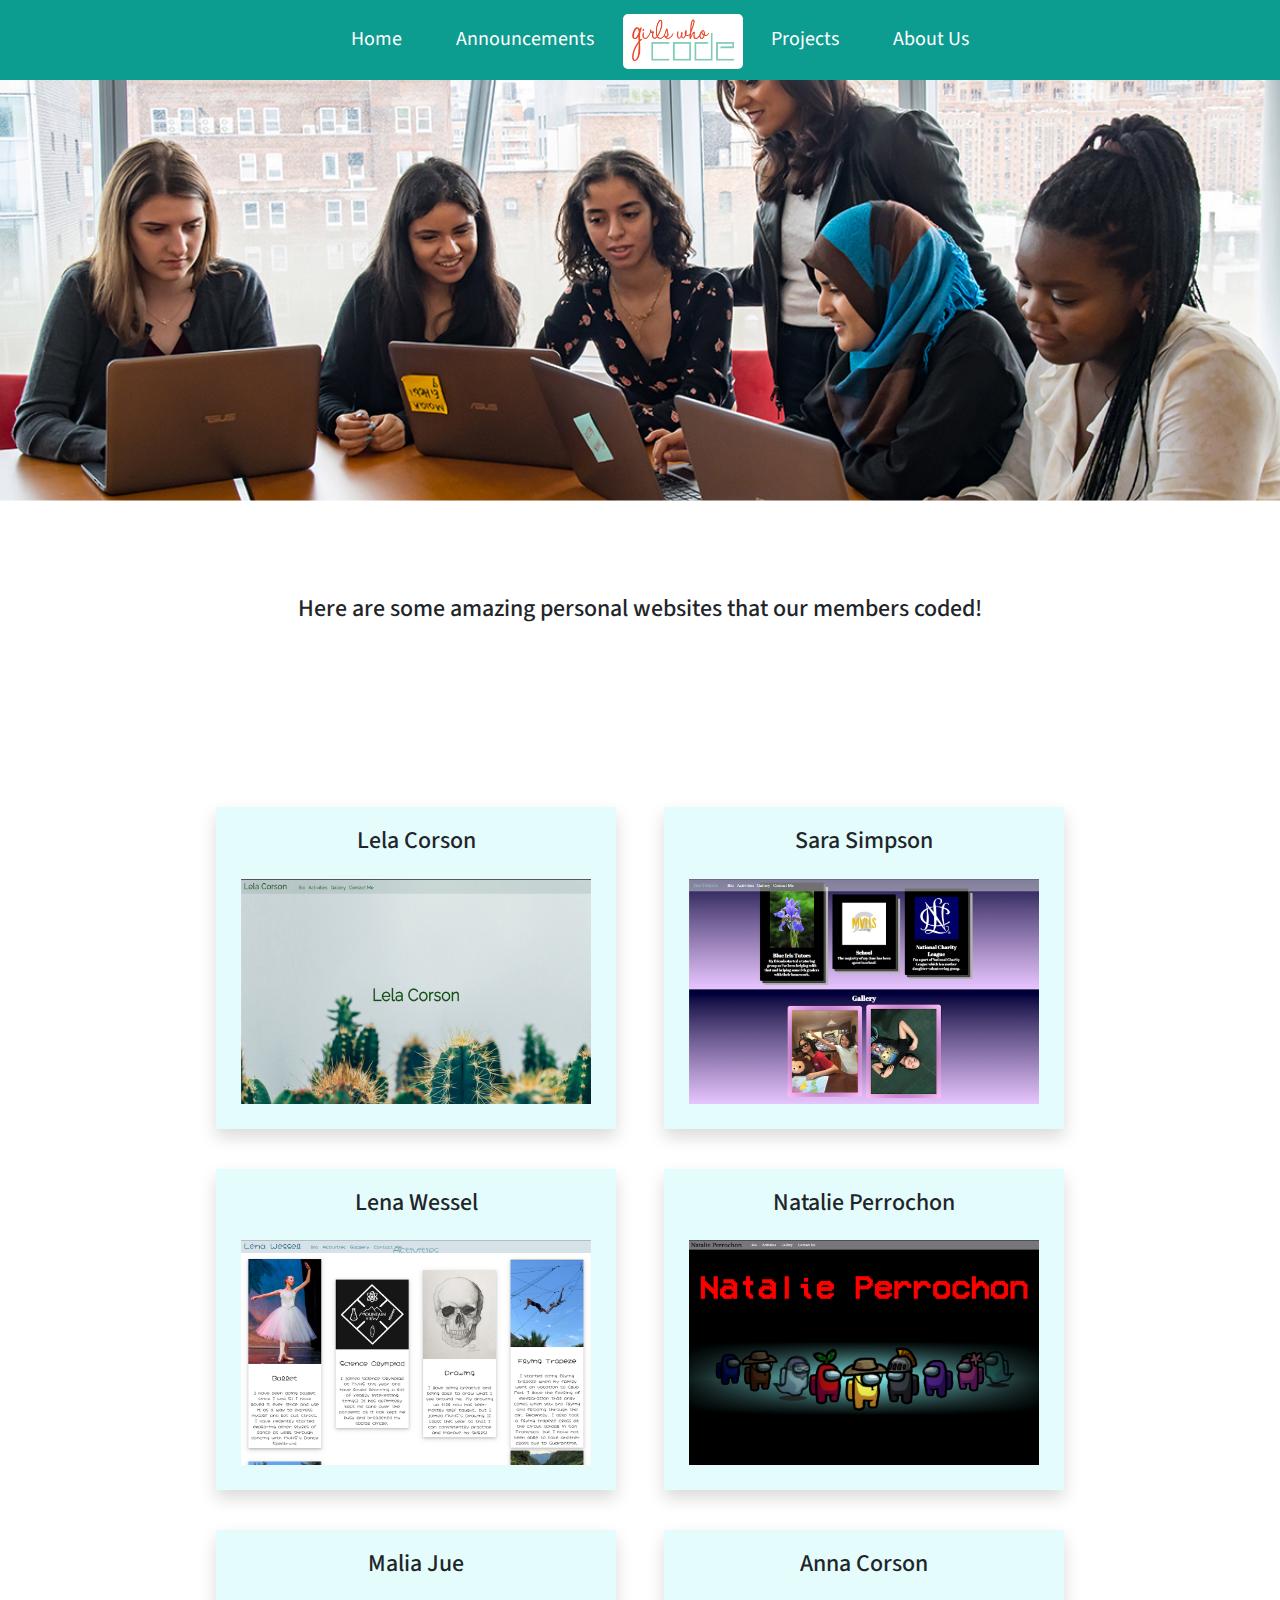
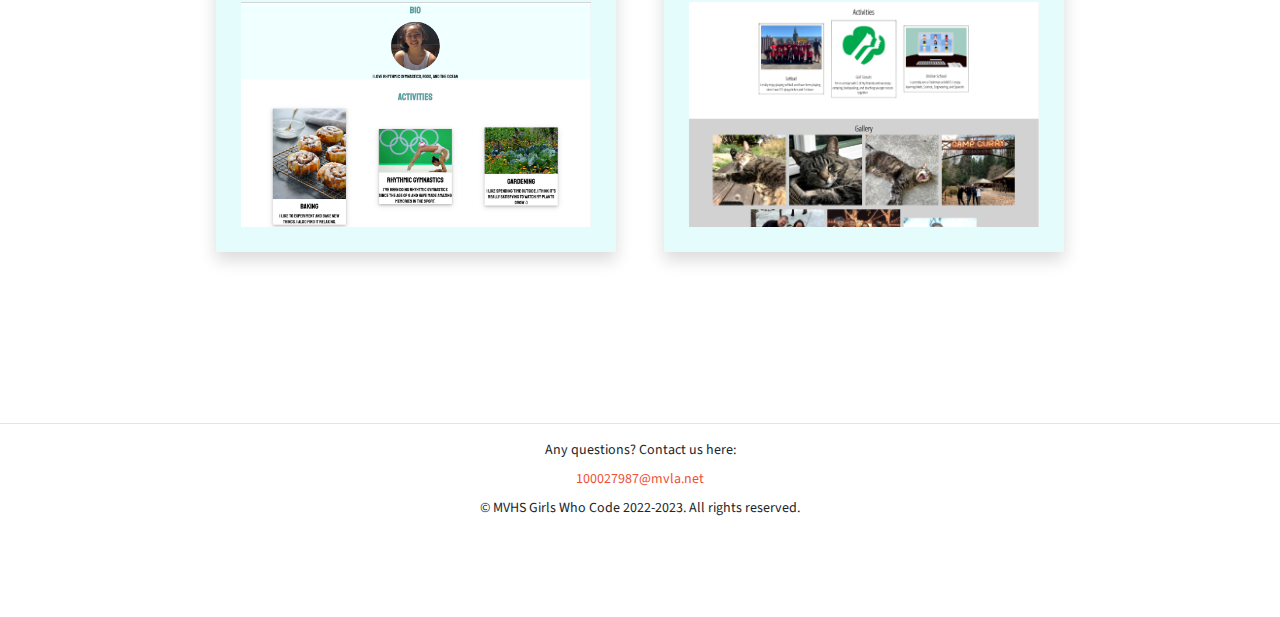
<file: personalwebsite.html>
<!DOCTYPE html>
<head>
    <meta charset="utf-8">
    <meta name="viewport" content="width=device-width, initial-scale=1, shrink-to-fit=no">

    <link rel="stylesheet" href="https://stackpath.bootstrapcdn.com/bootstrap/4.5.2/css/bootstrap.min.css" integrity="sha384-JcKb8q3iqJ61gNV9KGb8thSsNjpSL0n8PARn9HuZOnIxN0hoP+VmmDGMN5t9UJ0Z" crossorigin="anonymous">
    <link rel="stylesheet" type="text/css" href="styles.css" media="screen" />
    <link href="https://fonts.googleapis.com/css2?family=Source+Sans+Pro:wght@200&display=swap" rel="stylesheet">
    <link rel="icon" href="Assets/favicon.png">
    <title>MVHS GWC - Personal Website Project</title>
</head>
<body>
    <!-- navbar -->
    <div class="row no-gutters">
        <nav id="nav" class="contact-nav nav">
            <ul class="navlinks">
                <li><a href="index" class="nav-link-underline">Home</a></li>
                <li><a href="announcements" class="nav-link-underline">Announcements</a></li>
                <img src="Assets/contactNavLogo.png" class="contact-nav-logo">
                <li><a href="projects" class="nav-link-underline">Projects</a></li>
                <li><a href="about" class="nav-link-underline">About Us</a></li>
            </ul>
            <div class="burger">
                <div id="line-1"></div>
                <div id="line-2"></div>
                <div id="line-3"></div>
            </div>
            <img src="Assets/contactNavLogo.png" class="nav-logo-responsive">
        </nav>
        <div class="nav-fixed"></div>
    </div>

    <!-- banner -->
    <div class="page">
        <div class="row">
            <div class="col-lg-12 col-sm-12 banner">
                <h1 class="not-in-view-fade">PERSONAL WEBSITE PROJECT</h1>
                <div class="banner-img project-banner"></div>
            </div>
        </div>      
    </div>

    <div class="personal-website-title">
        <h4>Here are some amazing personal websites that our members coded!</h4>
        <hr class="animation-hr not-in-view-hr" style="border-top: 1px solid darkgray">
    </div>
    

    <!-- gallery -->
    <div id="personal-website-gallery" class="flex">
        <div class = "box shadow">
          <h3>Lela Corson</h3>
          <img src="Assets/PersonalWebsite/LelaWebsite.png">
          <a href="https://personal-website-tutorial-6.lelacorson.repl.co/" target = "_blank">Visit Website</a>
        </div>
    
        <div class = "box shadow">
          <h3>Sara Simpson</h3>
          <img src = "Assets/PersonalWebsite/SaraWebsite.png">
          <a href="https://saras-personal-website.sarasimpson.repl.co/" target = "_blank">Visit Website</a>
        </div>
    
        <div class = "box shadow">
          <h3>Lena Wessel</h3>
          <img src = "Assets/PersonalWebsite/LenaWebsite.png">
          <a href="https://personal-website.lenamwessel.repl.co/" target = "_blank">Visit Website</a>
        </div>
    
        <div class = "box shadow">
          <h3>Natalie Perrochon</h3>
          <img src = "Assets/PersonalWebsite/NatalieWebsite.png">
          <a href="https://personalwebsite.100024402.repl.co/" target = "_blank">Visit Website</a>
        </div>

        <div class = "box shadow">
            <h3>Malia Jue</h3>
            <img src = "Assets/PersonalWebsite/MaliaWebsite.png">
            <a href="https://personalwebsite.maliajue.repl.co/" target = "_blank">Visit Website</a>
        </div>

        <div class = "box shadow">
            <h3>Anna Corson</h3>
            <img src = "Assets/PersonalWebsite/AnnaWebsite.png">
            <a href="https://personal-website.annacorson.repl.co/" target = "_blank">Visit Website</a>
        </div>
    </div>

    <footer class="background-white">
        <hr>
        <p>Any questions? Contact us here:</p>
        <p><a href="100027987@mvla.net" style="color: #ed5139;">100027987@mvla.net</a></p>
        <p>© MVHS Girls Who Code 2022-2023. All rights reserved.</p>
    </footer>

    <script src="https://code.jquery.com/jquery-3.5.1.slim.min.js"
        integrity="sha384-DfXdz2htPH0lsSSs5nCTpuj/zy4C+OGpamoFVy38MVBnE+IbbVYUew+OrCXaRkfj" crossorigin="anonymous">
    </script>
    <script src="https://cdn.jsdelivr.net/npm/popper.js@1.16.1/dist/umd/popper.min.js"
        integrity="sha384-9/reFTGAW83EW2RDu2S0VKaIzap3H66lZH81PoYlFhbGU+6BZp6G7niu735Sk7lN" crossorigin="anonymous">
    </script>
    <script src="https://stackpath.bootstrapcdn.com/bootstrap/4.5.2/js/bootstrap.min.js"
        integrity="sha384-B4gt1jrGC7Jh4AgTPSdUtOBvfO8shuf57BaghqFfPlYxofvL8/KUEfYiJOMMV+rV" crossorigin="anonymous">
    </script>
    <script src="index.js"></script>
    </body>
</html>
</file>
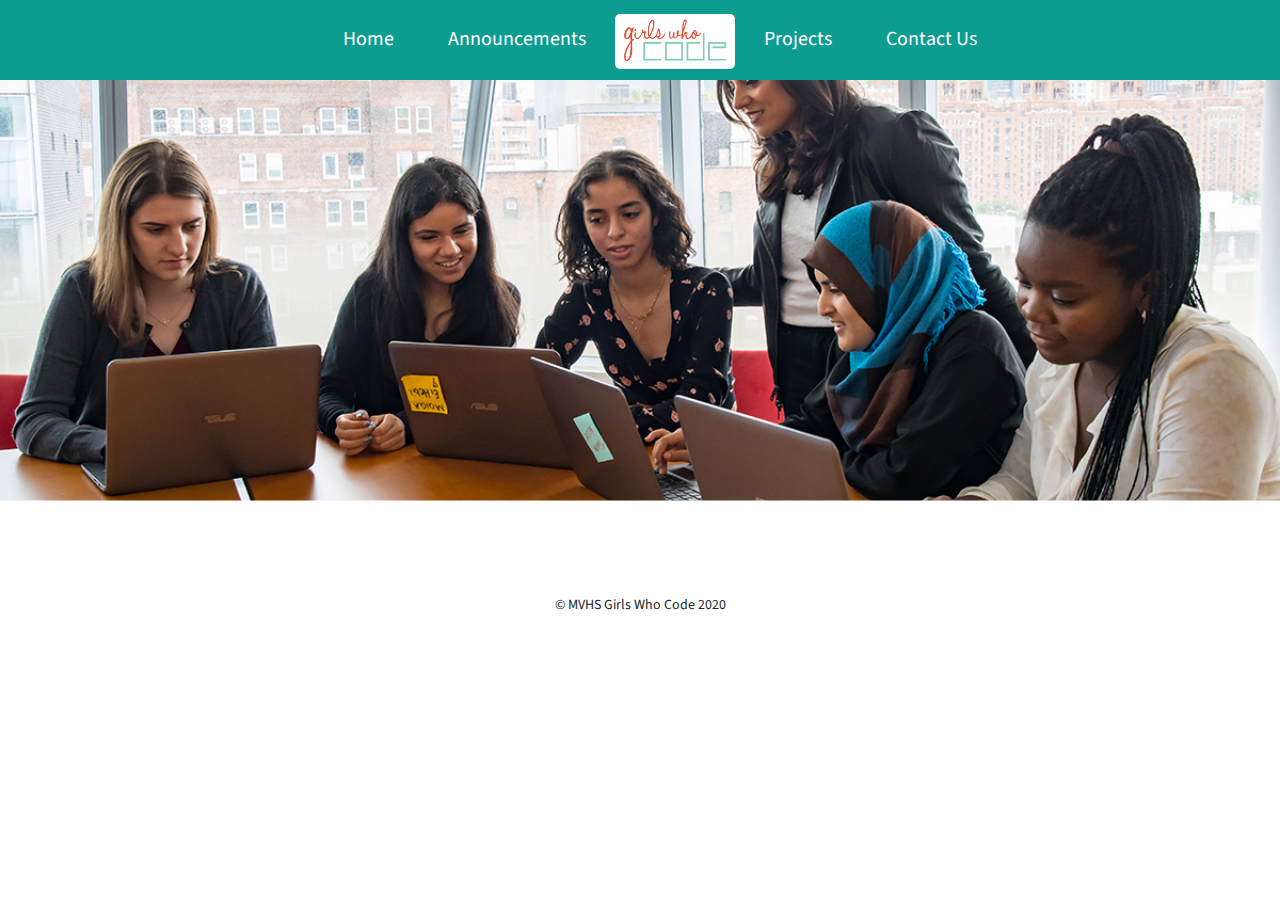
<file: project.html>
<!DOCTYPE html>
<html lang="en">
    <head>
        <meta charset="utf-8">
        <meta name="viewport" content="width=device-width, initial-scale=1, shrink-to-fit=no">

        <link rel="stylesheet" href="https://stackpath.bootstrapcdn.com/bootstrap/4.5.2/css/bootstrap.min.css" integrity="sha384-JcKb8q3iqJ61gNV9KGb8thSsNjpSL0n8PARn9HuZOnIxN0hoP+VmmDGMN5t9UJ0Z" crossorigin="anonymous">
        <link rel="stylesheet" type="text/css" href="styles.css" media="screen"/>
        <link href="https://fonts.googleapis.com/css2?family=Source+Sans+Pro:wght@200&display=swap" rel="stylesheet">
        <link rel="icon" href="Assets/favicon.png">

        <title>Projects</title>
    </head>

    <body>
        <div class = "row no-gutters">
            <nav class="contact-nav nav">
                <ul>
                    <li><a href="index.html" class="home-nav-link">Home</a></li>
                    <li><a href="#" class="home-nav-link">Announcements</a></li>
                    <img src="Assets/contactNavLogo.png" class = "contact-nav-logo">
                    <!--<li><span class = "nav-brand">MVHS Girls Who Code</span></li>-->
                    <li><a href="project.html" class="home-nav-link">Projects</a></li>
                    <li><a href="contact.html" class="home-nav-link">Contact Us</a></li>
                </ul>
            </nav>
        </div>

        <div class = "page">
            <div class = "row">
                <div class = "col-lg-12 col-sm-12 banner">
                    <h1 class="not-in-view-fade">PROJECTS</h1>
                    <div class="banner-img project-banner"></div>
                </div>
            </div>


            <footer class = "background-white">
                <p>© MVHS Girls Who Code 2020</p>
            </footer>
        </div>

        <script src="https://code.jquery.com/jquery-3.5.1.slim.min.js" integrity="sha384-DfXdz2htPH0lsSSs5nCTpuj/zy4C+OGpamoFVy38MVBnE+IbbVYUew+OrCXaRkfj" crossorigin="anonymous"></script>
        <script src="https://cdn.jsdelivr.net/npm/popper.js@1.16.1/dist/umd/popper.min.js" integrity="sha384-9/reFTGAW83EW2RDu2S0VKaIzap3H66lZH81PoYlFhbGU+6BZp6G7niu735Sk7lN" crossorigin="anonymous"></script>
        <script src="https://stackpath.bootstrapcdn.com/bootstrap/4.5.2/js/bootstrap.min.js" integrity="sha384-B4gt1jrGC7Jh4AgTPSdUtOBvfO8shuf57BaghqFfPlYxofvL8/KUEfYiJOMMV+rV" crossorigin="anonymous"></script>
        <script src="index.js"></script>
    </body>
</html>
</file>
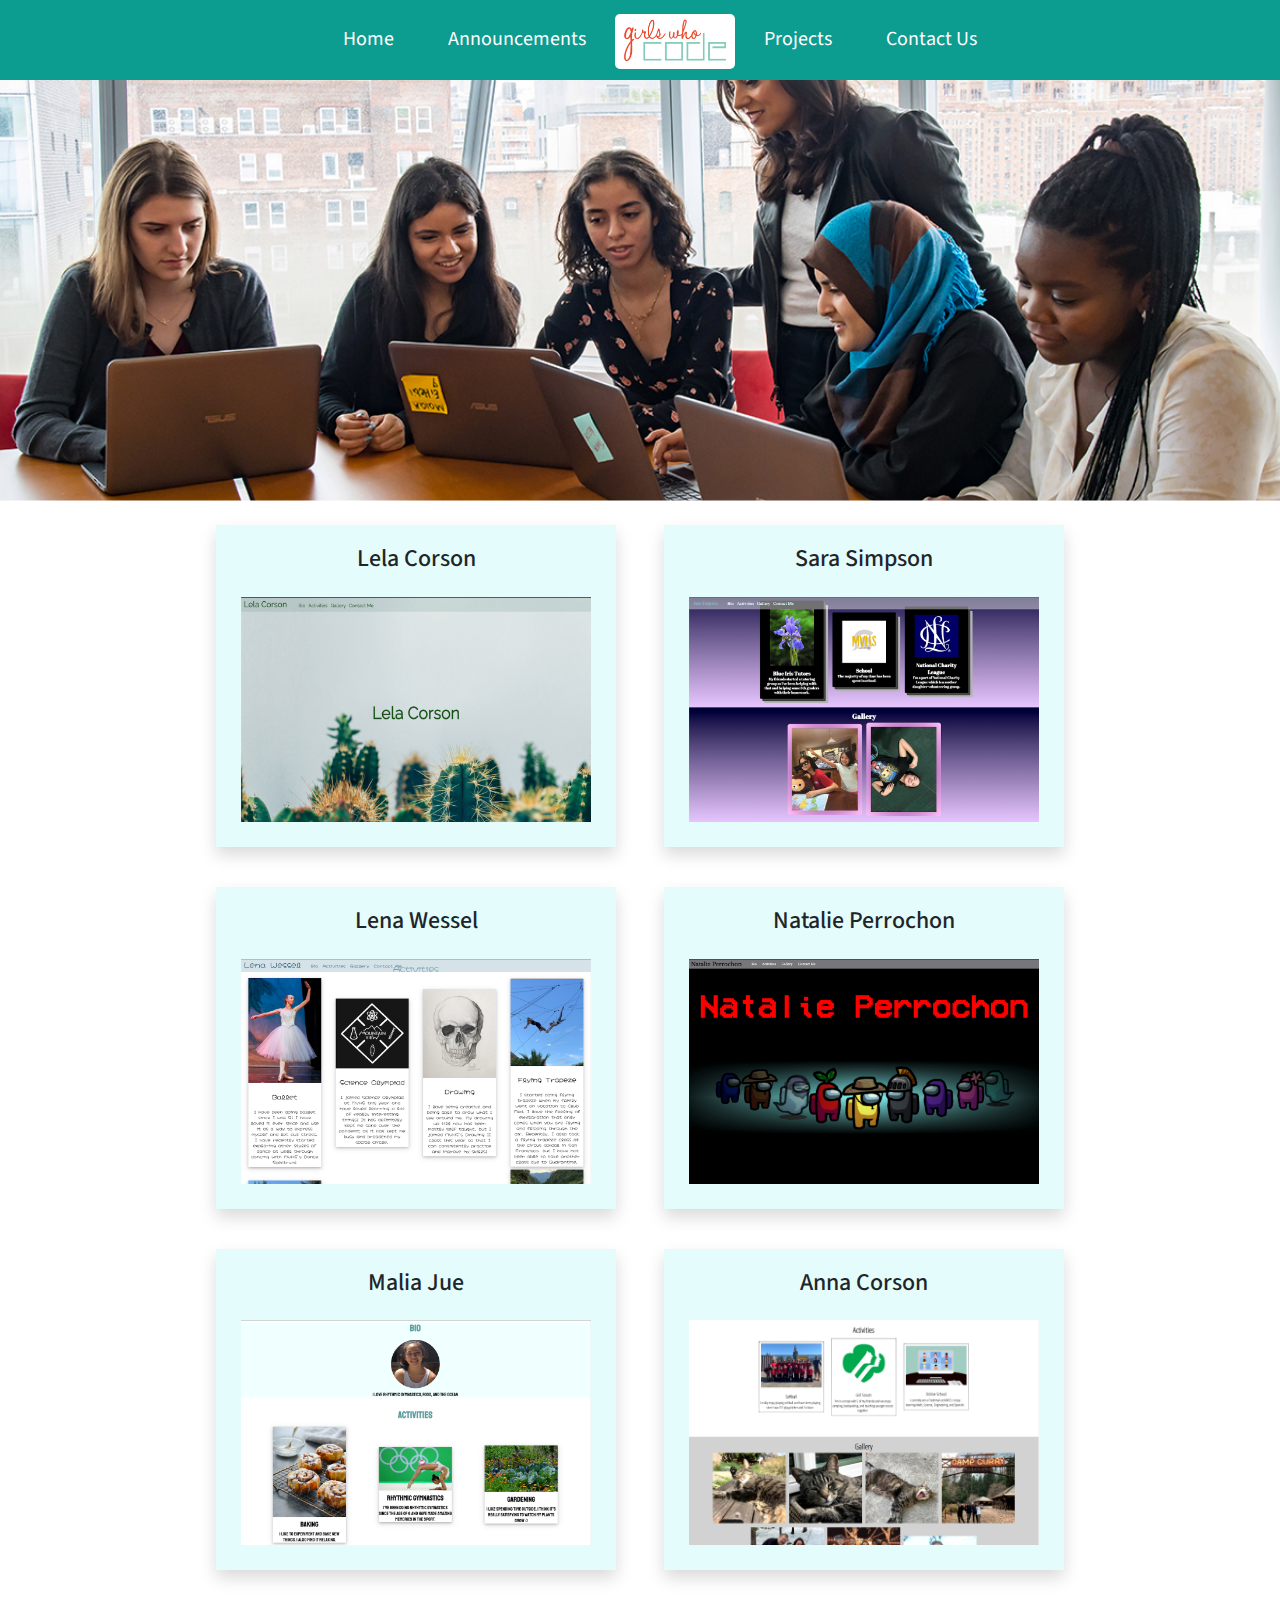
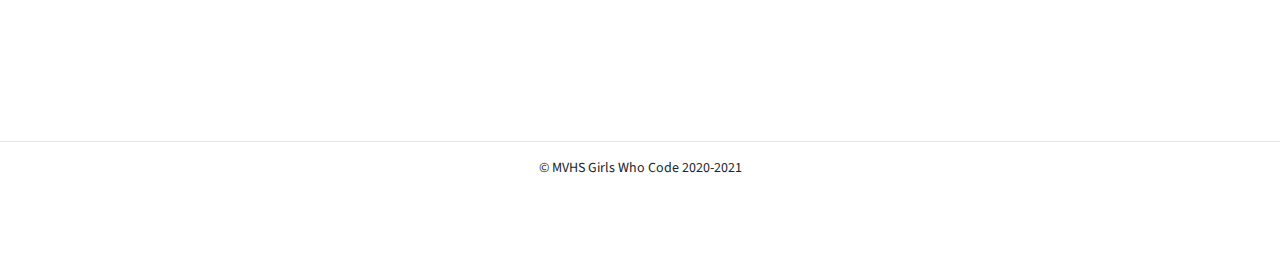
<file: ProjectPages/personalwebsite.html>
<!DOCTYPE html>
<head>
    <meta charset="utf-8">
    <meta name="viewport" content="width=device-width, initial-scale=1, shrink-to-fit=no">

    <link rel="stylesheet" href="https://stackpath.bootstrapcdn.com/bootstrap/4.5.2/css/bootstrap.min.css" integrity="sha384-JcKb8q3iqJ61gNV9KGb8thSsNjpSL0n8PARn9HuZOnIxN0hoP+VmmDGMN5t9UJ0Z" crossorigin="anonymous">
    <link rel="stylesheet" type="text/css" href="../styles.css" media="screen" />
    <link href="https://fonts.googleapis.com/css2?family=Source+Sans+Pro:wght@200&display=swap" rel="stylesheet">
    <link rel="icon" href="../Assets/favicon.png">
    <title>MVHS GWC - Personal Website Project</title>
</head>
<body>
    <!-- navbar -->
    <div class="row no-gutters">
        <nav id="nav" class="contact-nav nav">
            <ul class="navlinks">
                <li><a href="../index" class="nav-link-underline">Home</a></li>
                <li><a href="../announcements" class="nav-link-underline">Announcements</a></li>
                <img src="../Assets/contactNavLogo.png" class="contact-nav-logo">
                <li><a href="../projects" class="nav-link-underline">Projects</a></li>
                <li><a href="../contact" class="nav-link-underline">Contact Us</a></li>
            </ul>
            <div class="burger">
                <div id="line-1"></div>
                <div id="line-2"></div>
                <div id="line-3"></div>
            </div>
            <img src="../Assets/contactNavLogo.png" class="nav-logo-responsive">
        </nav>
        <div class="nav-fixed"></div>
    </div>

    <!-- banner -->
    <div class="page">
        <div class="row">
            <div class="col-lg-12 col-sm-12 banner">
                <h1 class="not-in-view-fade">PERSONAL WEBSITE PROJECT</h1>
                <div class="banner-img project-banner"></div>
            </div>
        </div>      
    </div>

    <!-- gallery -->
    <div id="personal-website-gallery" class="flex">
        <div class = "box shadow">
          <h3>Lela Corson</h3>
          <img src="../Assets/PersonalWebsite/LelaWebsite.png">
          <a href="https://personal-website-tutorial-6.lelacorson.repl.co/" target = "_blank">Visit Website</a>
        </div>
    
        <div class = "box shadow">
          <h3>Sara Simpson</h3>
          <img src = "../Assets/PersonalWebsite/SaraWebsite.png">
          <a href="https://saras-personal-website.sarasimpson.repl.co/" target = "_blank">Visit Website</a>
        </div>
    
        <div class = "box shadow">
          <h3>Lena Wessel</h3>
          <img src = "../Assets/PersonalWebsite/LenaWebsite.png">
          <a href="https://personal-website.lenamwessel.repl.co/" target = "_blank">Visit Website</a>
        </div>
    
        <div class = "box shadow">
          <h3>Natalie Perrochon</h3>
          <img src = "../Assets/PersonalWebsite/NatalieWebsite.png">
          <a href="https://personalwebsite.100024402.repl.co/" target = "_blank">Visit Website</a>
        </div>

        <div class = "box shadow">
            <h3>Malia Jue</h3>
            <img src = "../Assets/PersonalWebsite/MaliaWebsite.png">
            <a href="https://personalwebsite.maliajue.repl.co/" target = "_blank">Visit Website</a>
        </div>

        <div class = "box shadow">
            <h3>Anna Corson</h3>
            <img src = "../Assets/PersonalWebsite/AnnaWebsite.png">
            <a href="https://personal-website.annacorson.repl.co/" target = "_blank">Visit Website</a>
        </div>
    </div>

    <footer class="background-white">
        <hr>
        <p>© MVHS Girls Who Code 2020-2021</p>
    </footer>

    <script src="https://code.jquery.com/jquery-3.5.1.slim.min.js"
        integrity="sha384-DfXdz2htPH0lsSSs5nCTpuj/zy4C+OGpamoFVy38MVBnE+IbbVYUew+OrCXaRkfj" crossorigin="anonymous">
    </script>
    <script src="https://cdn.jsdelivr.net/npm/popper.js@1.16.1/dist/umd/popper.min.js"
        integrity="sha384-9/reFTGAW83EW2RDu2S0VKaIzap3H66lZH81PoYlFhbGU+6BZp6G7niu735Sk7lN" crossorigin="anonymous">
    </script>
    <script src="https://stackpath.bootstrapcdn.com/bootstrap/4.5.2/js/bootstrap.min.js"
        integrity="sha384-B4gt1jrGC7Jh4AgTPSdUtOBvfO8shuf57BaghqFfPlYxofvL8/KUEfYiJOMMV+rV" crossorigin="anonymous">
    </script>
    <script src="../index.js"></script>
    </body>
</html>
</file>
<file: styles.css>
/*universal styling (no media queries)*/

* {
    font-family: 'Source Sans Pro';
    text-align: center;
}

.background-white,
.background-white div {
    background-color: white;
}

.background-teal,
.background-teal div {
    background-color: #e0f5f3;
}

.background-teal .background-light-teal,
.background-teal .background-light-teal div {
    background-color: #f1fdfb;
}

body {
    overflow-x: hidden;
}

.officer-image {
    border-radius: 50%;
}

.flex {
    align-items: center;
    display: flex;
    flex-wrap: wrap;
    justify-content: center;
}

p {
    font-size: 20px;
    margin-bottom: 0.5rem;
}

h1 {
    font-size: 60px;
}

/* button */
.button {
    align-items: center;
    background-clip: padding-box;
    background-color: #f6d961;
    border: none;
    padding: 15px 32px;
    text-align: center;
    text-decoration: none;
    display: inline-block;
    font-size: 20px;
    margin: 4px 2px;
    cursor: pointer;
    box-shadow: 0 4px 12px #0d9c90;
    margin-left: 30px;
}

.button:hover, .button:focus {
  background-color: #ed5139;
  box-shadow: rgba(0, 0, 0, 0.1) 0 4px 12px;
}

.button:hover {
  transform: translateY(-1px);
}

.button:active {
    background-color: #0d9c90;
    box-shadow: rgba(0, 0, 0, .06) 0 2px 4px;
    transform: translateY(0);
}

/* contact page*/

.contact-nav {
    padding-top: 14px;
    height: 80px;
}

.contact-nav-logo {
    width: 120px;
    height: 55px;
    border-radius: 5px;
}

.officer-image {
    height: 200px;
    margin: 10px;
    width: 200px;
}

.contact-card {
    line-height: 1;
    margin-top: 10px;
    margin-bottom: 10px;
    text-align: center;
    box-shadow: 0 4px 8px 0 rgba(0, 0, 0, 0.2), 0 6px 20px 0 rgba(0, 0, 0, 0.19);
    height: 520px;
}

.contact-card img {
    margin-right: auto;
    margin-left: auto;
}

.mentor_text {
    margin: 10px auto 10px auto;
    padding: 50px;
    text-align: center;
}

/* banners */
.banner {
    height: 425px;
    position: relative;
    display: block;
}

.banner-img {
    position: absolute;
    transform: translate(-50%, -50%);
    left: 50%;
    top: 49%;
    text-align: center;
    width: 100vw;
    height: 425px;
    z-index: -1;
    background-position: center;
    background-repeat: repeat;
}

.contact-banner {
    background: url("Assets/contactbanner.jpg");
    background-position: center;
    background-size: cover;
}

.project-banner {
    background: url("Assets/projectbanner.jpg");
    background-position: center;
    background-size: cover;
}

.announcements-banner {
    background: url("Assets/announcementsbanner.jpeg");
    background-position: center;
    background-size: cover;
}

.banner h1 {
    color: white;
    font-size: 70px;
    padding-top: 160px;
    text-align: center;
}

.faded {
    filter: brightness(0.5);
    transition: 1s ease-in-out;
}

.contact_text {
    padding-top: 20px;
    margin-bottom: 0px;
}

.section {
    padding-bottom: 40px;
    padding-top: 40px;
}

.blurb {
    padding: 10px;
    display: flex;
    align-items: center;
    height: 200px;
}

.blurb p {
    font-size: 19px;
    line-height: 1.1;
}

/*nav bars*/

.nav {
    justify-content: center;
    width: 100vw;
}

.home-nav ul {
    padding-left: 0;
    padding-right: 0;
}

.nav ul li {
    color: white;
    display: inline;
    font-size: 20px;
    padding: 2vw;
    transition: ease-in-out .25s;
    cursor: pointer;
}

.nav ul li a {
    color: white;
    position: relative;
    text-decoration: none;
    transition: ease-in-out .25s;
}

.home-nav-link::before {
    background-color: white;
    bottom: 0;
    content: "";
    height: 1px;
    left: 0;
    position: absolute;
    transform: scaleX(0);
    transition: all 0.3s ease-in-out;
    visibility: hidden;
    width: 100%;
}

.nav-link-underline:hover::before {
    transform: scaleX(1);
    visibility: visible;
}

.nav-link-underline::before {
    background-color: white;
    bottom: 0;
    content: "";
    height: 1px;
    left: 0;
    position: absolute;
    transform: scaleX(0);
    transition: all 0.3s ease-in-out;
    visibility: hidden;
    width: 100%;
}

.home-nav-link:hover::before {
    transform: scaleX(1);
    visibility: visible;
}

.contact-nav {
    background-color: #0d9c90;
}

/* index page */

.home-nav {
    top: 8vw;
    display: inline-flex;
    left: 50%;
    position: absolute;
    transform: translate(-50%, -50%);
    z-index: 2;
}

.home-banner {
    background-color: #0d9c90;
    display: flex;
    justify-content: center;
}

.home-banner img {
    display: block;
    height: auto;
    position: relative;
    width: 100vw;
}

.hidden {
    opacity: 0;
}

.show {
    opacity: 1;
    transition: .5s ease-in-out;
}

.mission {
    margin-bottom: 20vh;
    margin-top: 20vh;
    padding-left: 10vw;
    padding-right: 10vw;
    text-align: center;
}

.animation-hr {
    border-top: 1px solid lightgray;
    margin-bottom: 8vh;
    margin-top: 5vh;
}

.not-in-view-hr {
    width: 0;
}

.in-view-hr {
    transition: 1s ease-in-out;
    width: 100%;
}

.not-in-view-fade {
    opacity: 0;
}

.in-view-fade {
    opacity: 1;
    transition: 1s ease-in-out;
}

.focus {
    background-color: #e4fdfc;
    padding-bottom: 20vh;
    padding-left: 10vw;
    padding-right: 10vw;
    padding-top: 20vh;
}

.three-c-table {
    display: flex;
    flex-wrap: wrap;
    justify-content: center;
}

.three-c-table h1 {
    text-align: center;
    margin: 10px;
}

.whatwedo {
    /* margin-bottom: 20vh; */
    padding-left: 10vw;
    padding-right: 10vw;
    margin-top: 20vh;
}

.whatwedo img {
    border-radius: 5px;
    padding-bottom: 20px;
    width: 90%;
}

.home-heading {
    color: #ed5139;
    font-size: 7vh;
}

footer {
    background-color: white;
    text-align: center;
    padding-bottom: 10vh;
    padding-top: 10vh;
}

footer p {
    font-size: 14px;
}

/* responsive nav */

.burger {
    display: none;
    cursor: pointer;
    z-index: 2;
}

.burger div {
    width: 25px;
    height: 3px;
    background-color: white;
    margin: 5px;
    transition: ease-in-out 250ms;
}

.nav-fixed {
    position: absolute;
    top: 0;
    z-index: 1;
    height: 80px;
    width: 100%;
    transform: translateY(0%);
    background-color: #0d9c90;
}

.navlinks {
    z-index: 2;
}

.nav-logo-responsive {
    width: 120px;
    height: 55px;
    display: none;
    border-radius: 5px;
}

.home-nav img {
    width: 50px;
    height: 50px;
}

.home-responsive-nav {
    display: none;
}

/* announcements and projects */
.listed-content {
    margin-left: 20vw;
    margin-right: 20vw;
    margin-top: 10vh;
    margin-bottom: 10vh;
}

.card-img {
    min-height: 100%;
}

.card-text {
    font-size: 18px;
}

.announcement-text{
    text-align: left;
}

.announcement-title{
    padding-top: 20px;
}

/* personal website */
.personal-website-title {
    padding-top: 10vh;
    padding-left: 20vw;
    padding-right: 20vw;
}

.personal-website-title h4 {
    padding-bottom: 5vh;
}

#personal-website-gallery {
    justify-content: space-around;
    padding-bottom: 5vh;
    padding-left: 15vw;
    padding-right: 15vw;
}

#personal-website-gallery img{
    width: 350px;
    height: 225px;
    margin-top: 15px;
}

#personal-website-gallery h3 {
    font-size: 24px;
    padding-top: 20px;
}

#personal-website-gallery .box{
    width: 400px;
    background-color: #e4fdfc;
    margin: 20px 10px;
    padding-bottom: 25px;
}

#personal-website-gallery a {
    color: white;
    background-color: #0d9c90;
    transform: translate(-172%, 225%);
    position: absolute;
    transition: .5s ease;
    opacity: 0;
    text-align: center;
    text-decoration: none;
    font-size: 24px;
    width: 140px;
    height: 47px;
    padding-top: 7px;
    border-radius: 5%;
}

#personal-website-gallery .box:hover img {
  opacity: 0.7;
  transition: 0.5s ease;
}

#personal-website-gallery .box:hover a {
  opacity: 1;
}

#personal-website-gallery a:hover {
  color: black;
  background-color: white;
}

/* responsiveness */

@keyframes navLinkFade {
    from {
        opacity: 0;
        transform: translateY(-50px);
    }

    to {
        opacity: 1;
        transform: translateY(0px);
    }
}

@media (max-width: 900px) {
    .burger {
        display: block;
        padding-top: 8px;
        position: absolute;
        left: 30px;
    }

    .toggle .line1 {
        transform: rotate(-45deg) translate(-5px, 6px);
        transition: ease-in-out 250ms;
    }

    .toggle .line2 {
        opacity: 0;
        transition: ease-in-out 250ms;
    }

    .toggle .line3 {
        transform: rotate(+45deg) translate(-5px, -6px);
        transition: ease-in-out 250ms;
    }

    .navlinks {
        position: absolute;
        padding-top: 10px;
        padding-bottom: 10px;
        right: 0px;
        top: 80px;
        background-color: #e0f5f3;
        display: flex;
        flex-direction: column;
        align-items: flex-start;
        width: 100%;
        transform: translateY(-150%);
        transition: ease-in-out 300ms;
        z-index: 1;
    }

    .nav-active {
        transform: translateY(0%);
        transition: ease-in-out 500ms;
    }

    .navlinks img {
        display: none;
    }

    .nav ul li {
        opacity: 0;
        display: block;
        color: black;
        padding: 1vw;
    }

    .nav ul li a {
        color: black;
    }

    .nav-link-underline::before {
        background-color: black;
    }

    .nav-logo-responsive {
        display: block;
        z-index: 2;
    }

    .home-nav img {
        width: 4vw;
        height: 4vw;
    }

    .home-nav {
        display: none;
    }

    .home-responsive-nav {
        display: contents;
    }
}

/*phone screen*/

@media only screen and (max-width: 400px) {
    .contact-card {
        margin-right: auto;
        margin-left: auto;
        width: 90vw;
    }

    .home-banner img {
        height: 50vh;
    }
}

/*tablet screen*/

@media only screen and (max-width: 800px) and (min-width: 400px) {
    h1 {
        font-size: 57px;
    }

    .contact-card {
        margin-right: auto;
        margin-left: auto;
        width: 400px;
    }
}

/* small computers*/
@media only screen and (max-width: 1200px) and (min-width: 800px) {
    h1 {
        font-size: 57px;
    }

    .contact-card {
        margin-right: auto;
        margin-left: auto;
        width: 400px;
    }
}

@media only screen and (min-width: 992px) {
    h1 {
        font-size: 57px;
    }

    .contact-card {
        width: 400px;
    }

    .left {
        /*margin-left: 20vw;*/
        margin-left: auto;
        margin-right: 30px;
    }

    .right {
        /*margin-left: 4vw;*/
        margin-left: 30px;
    }

    .center{
        margin-right: auto;
        margin-left: auto;
    }
}
</file>
